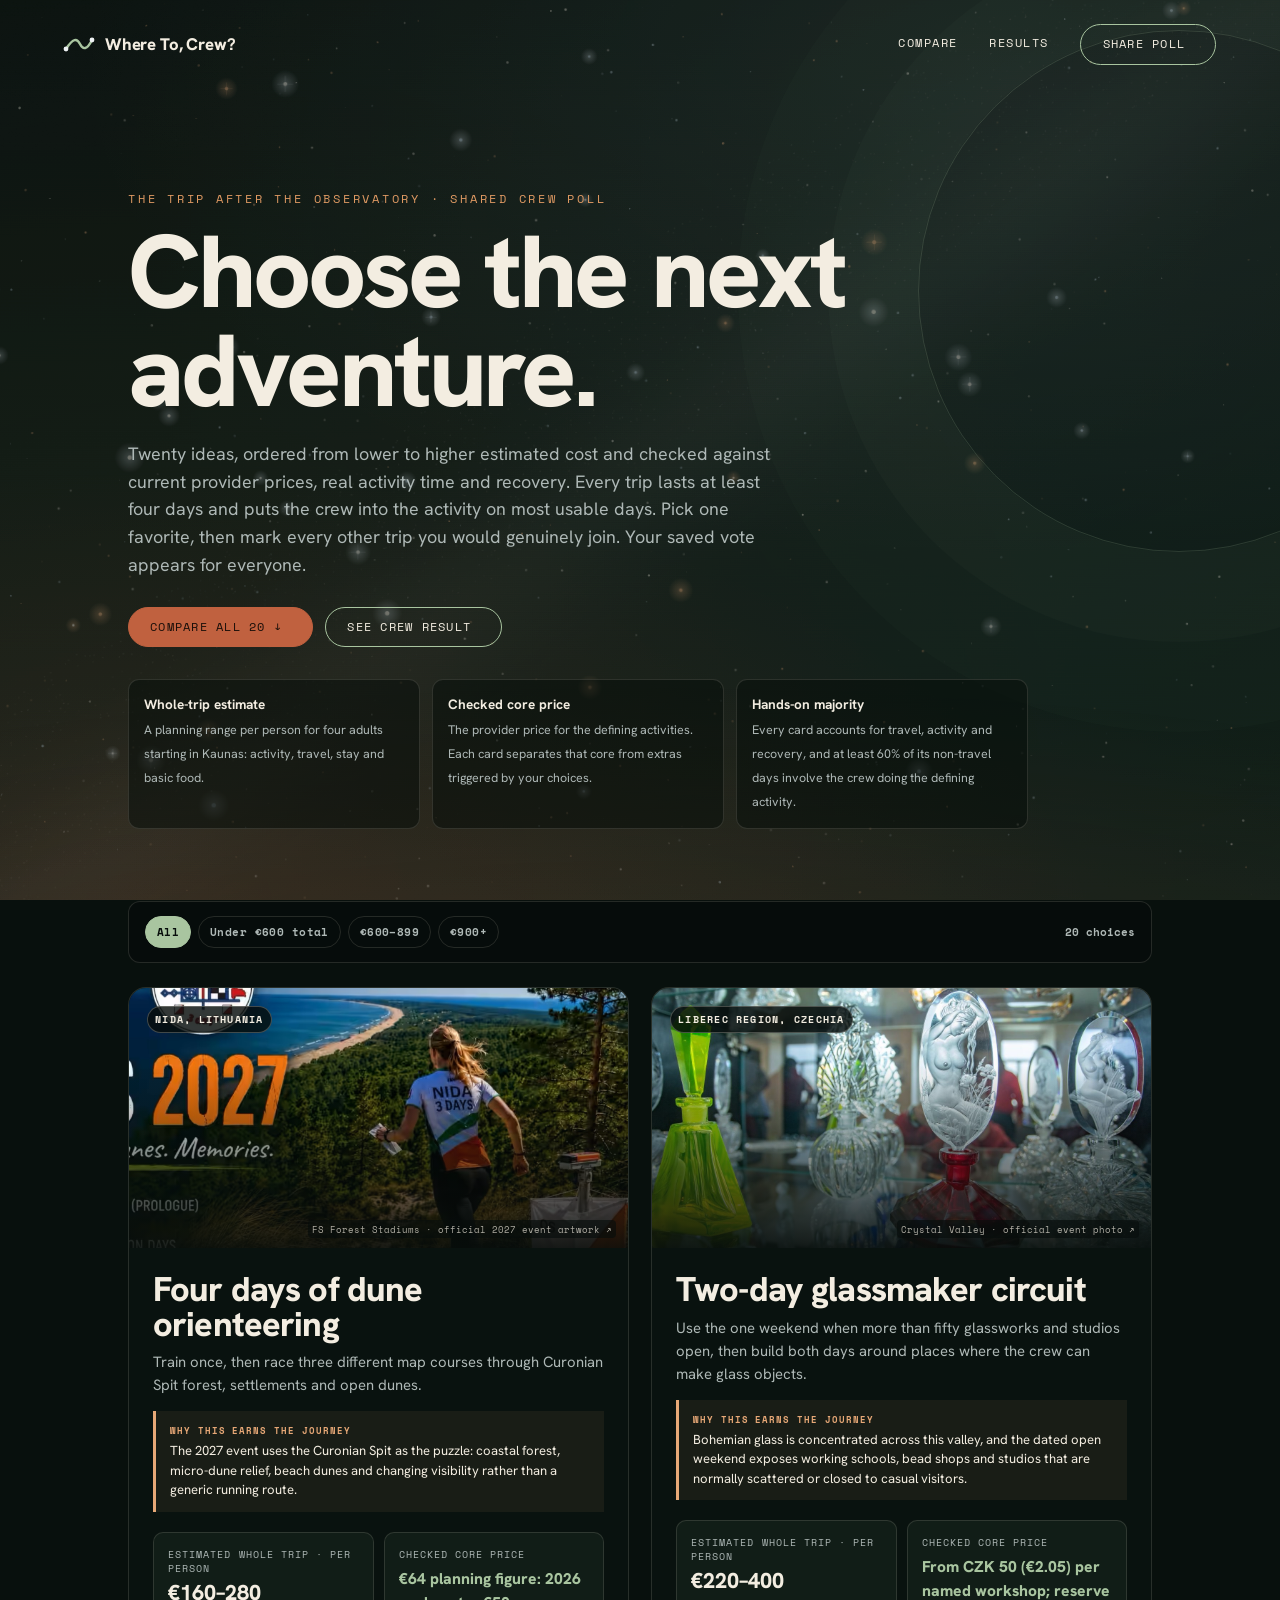
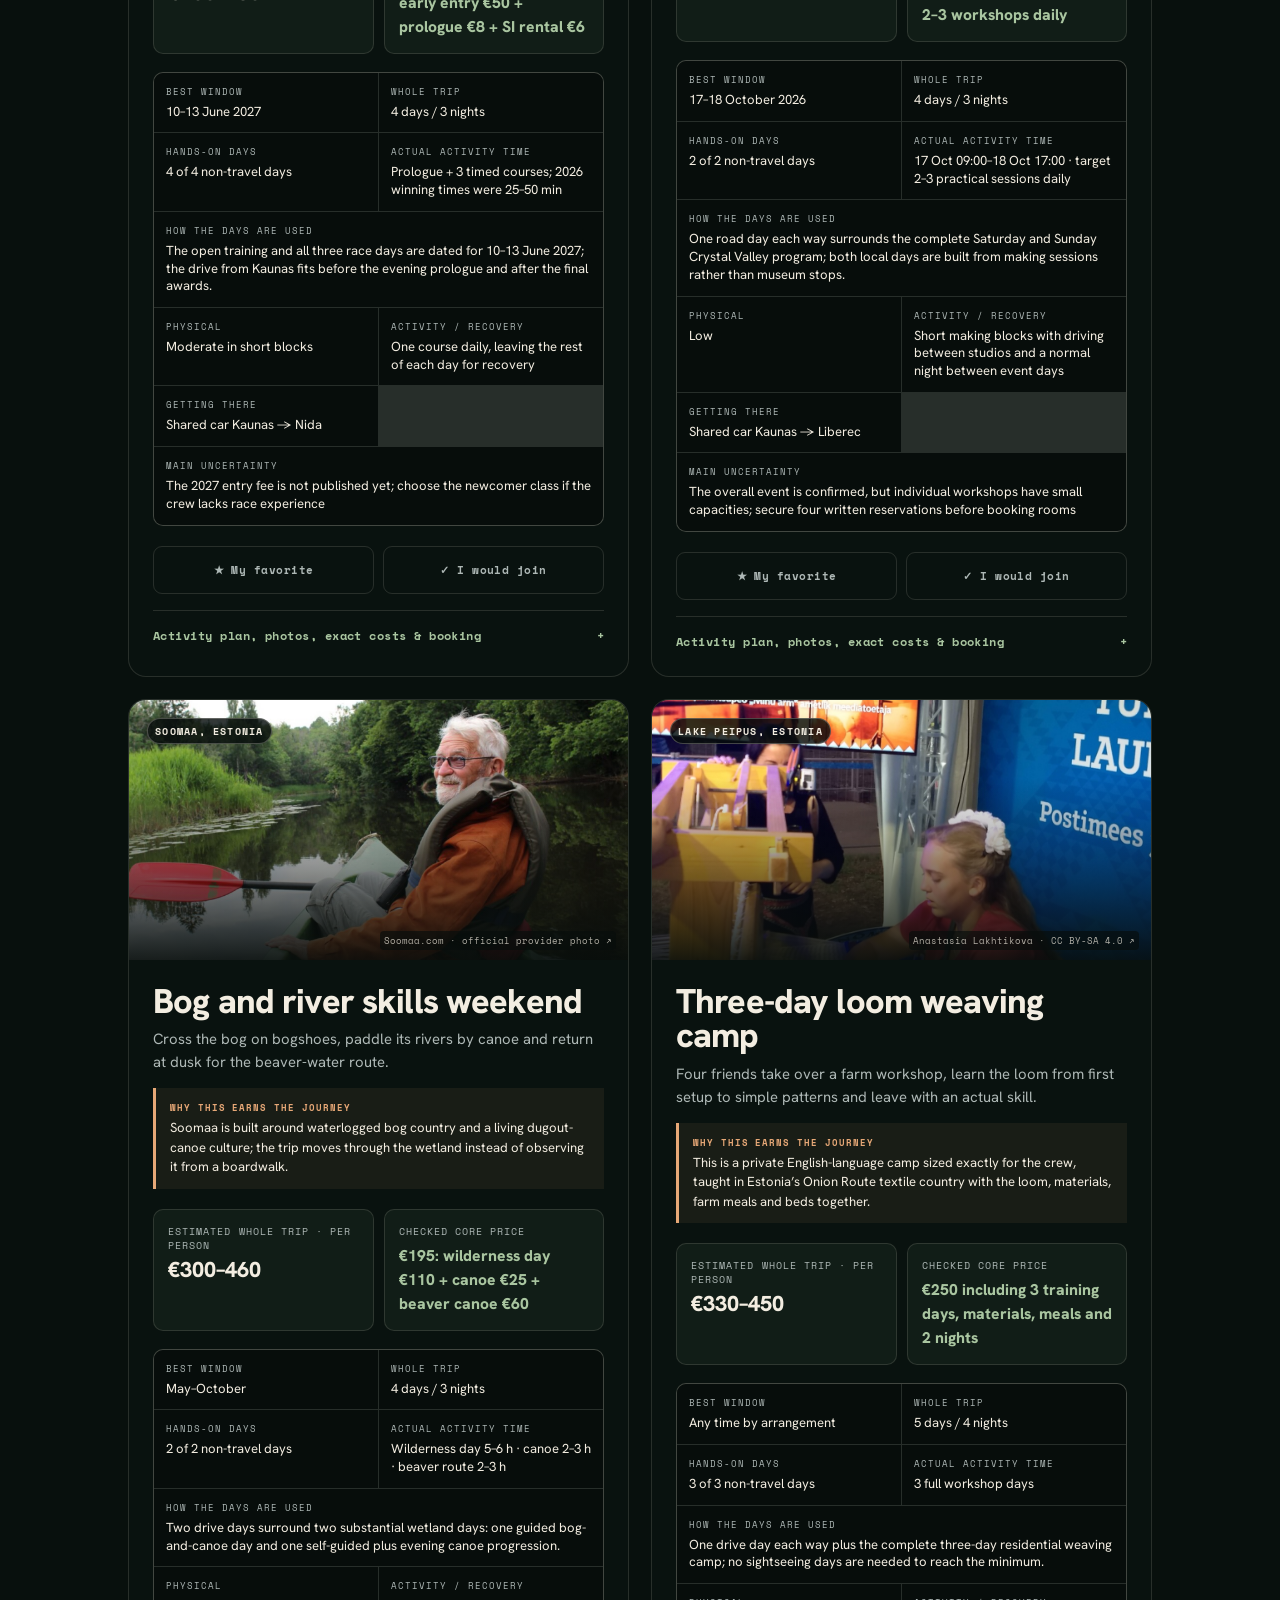
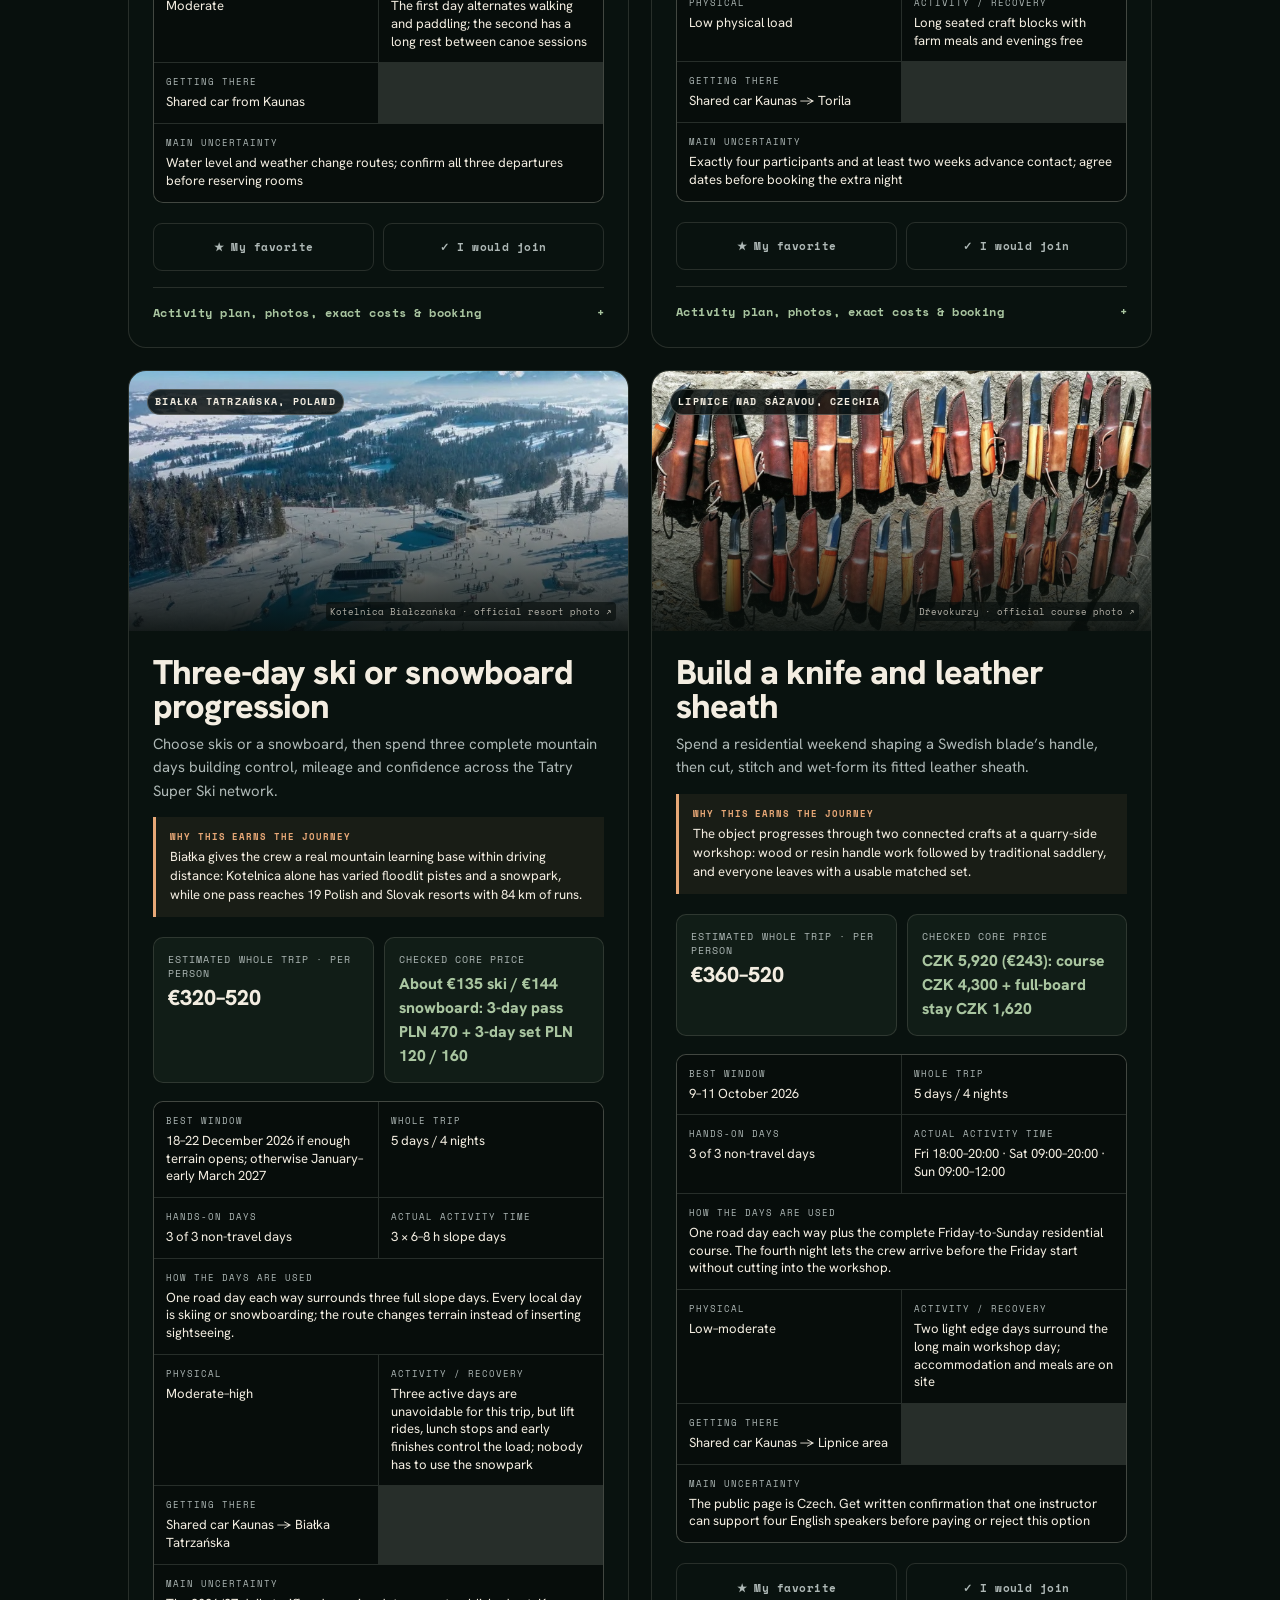
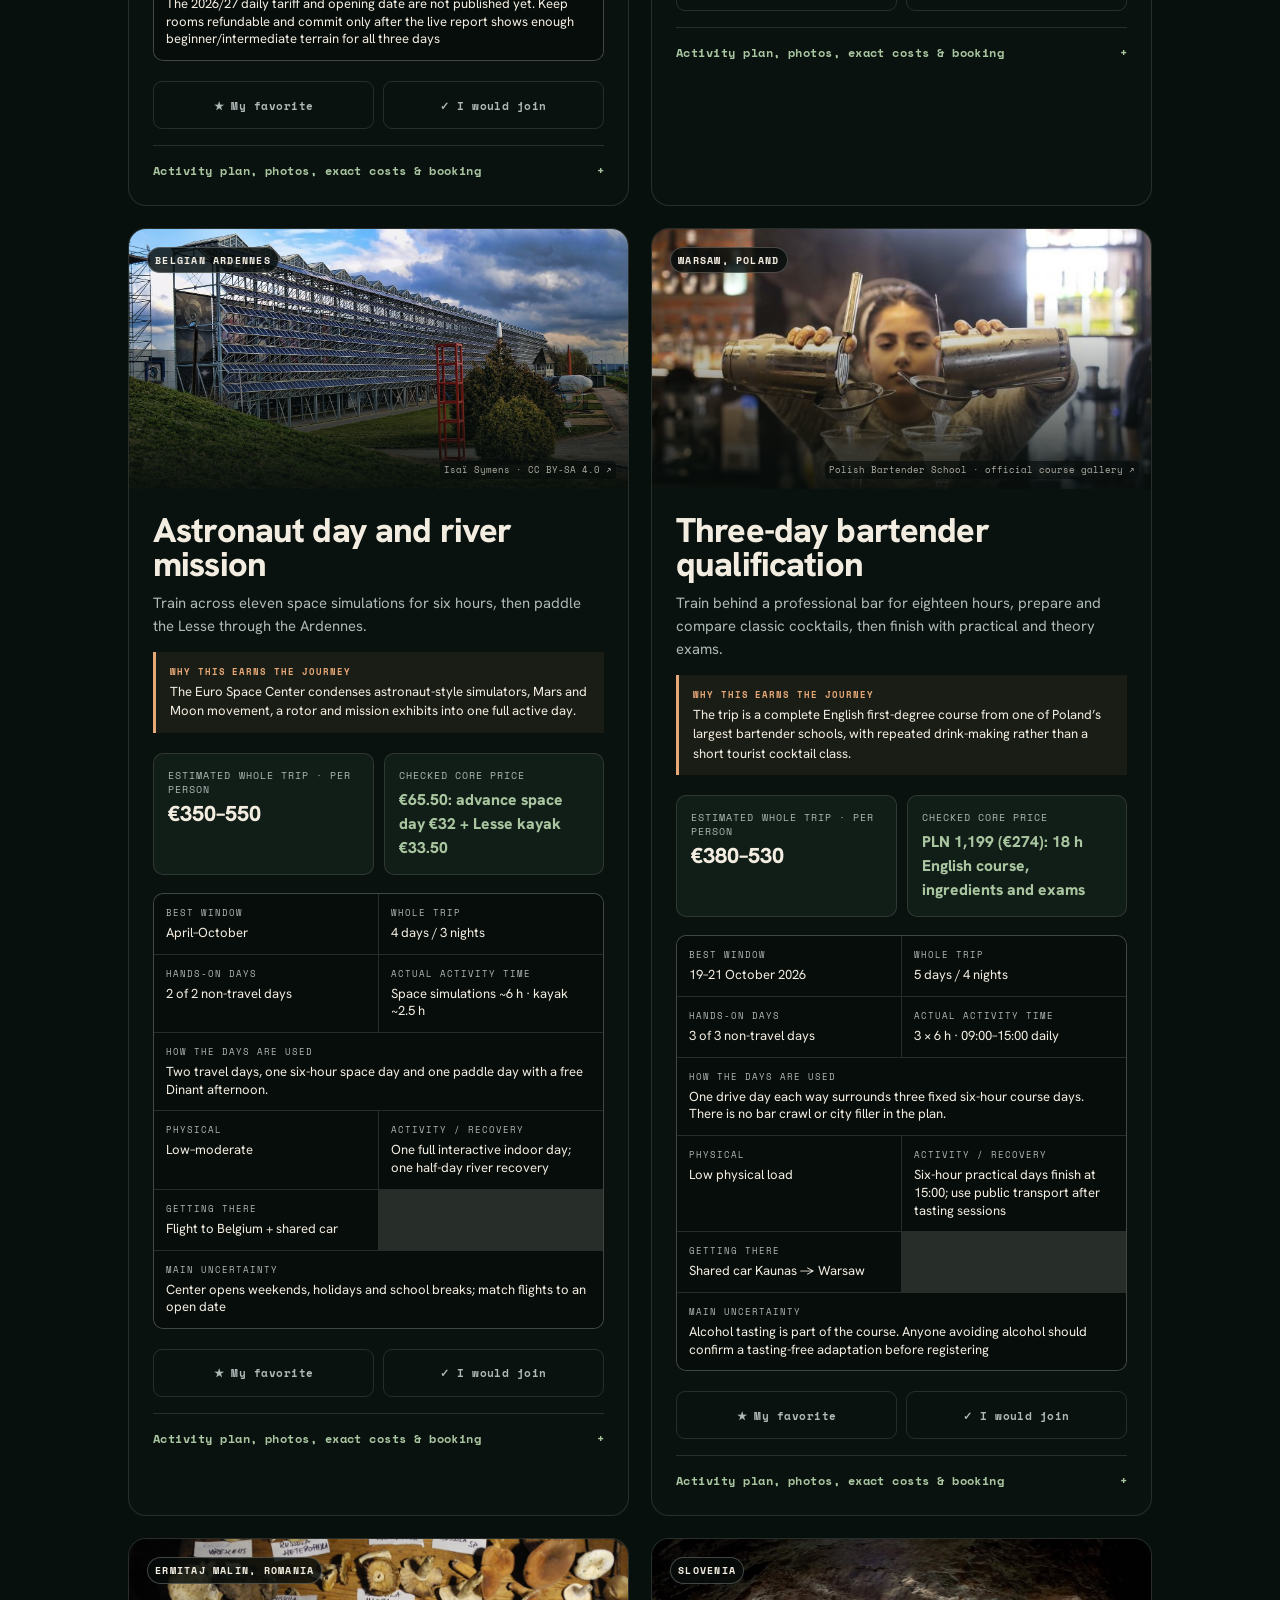
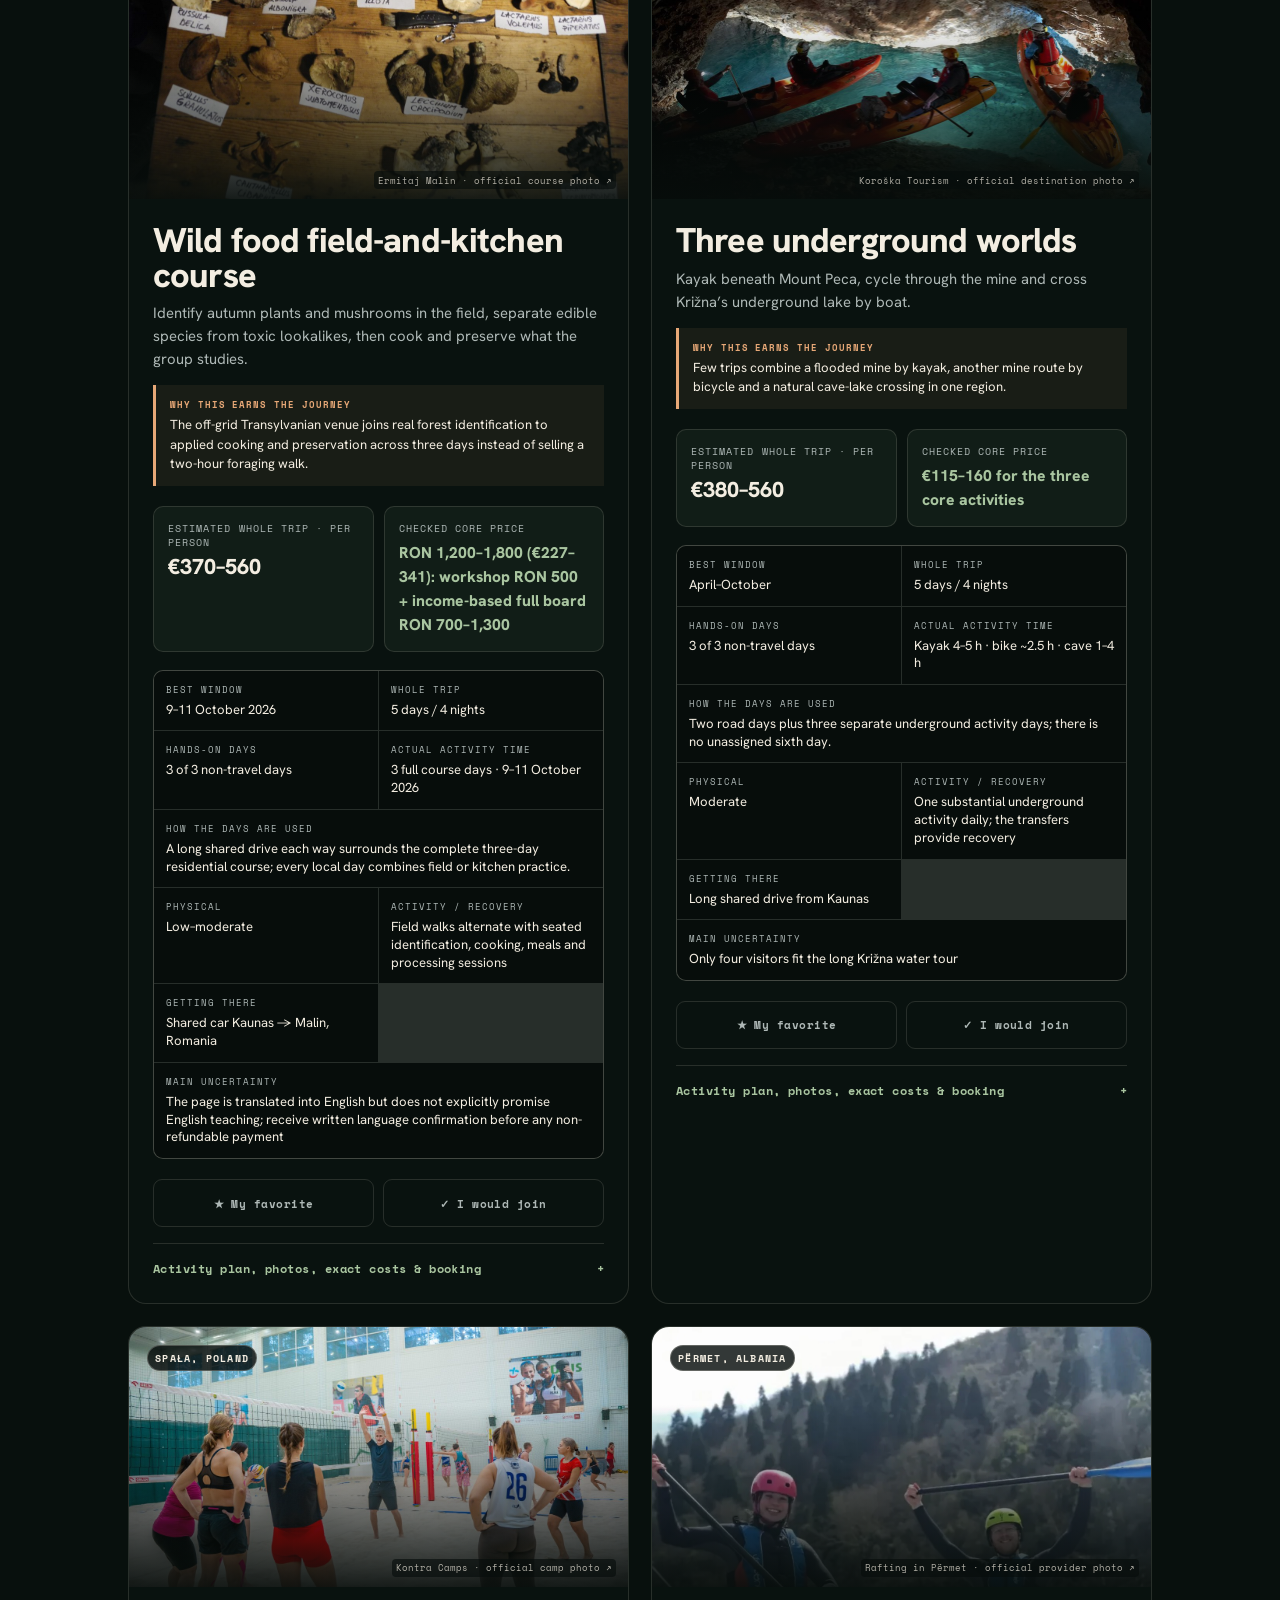
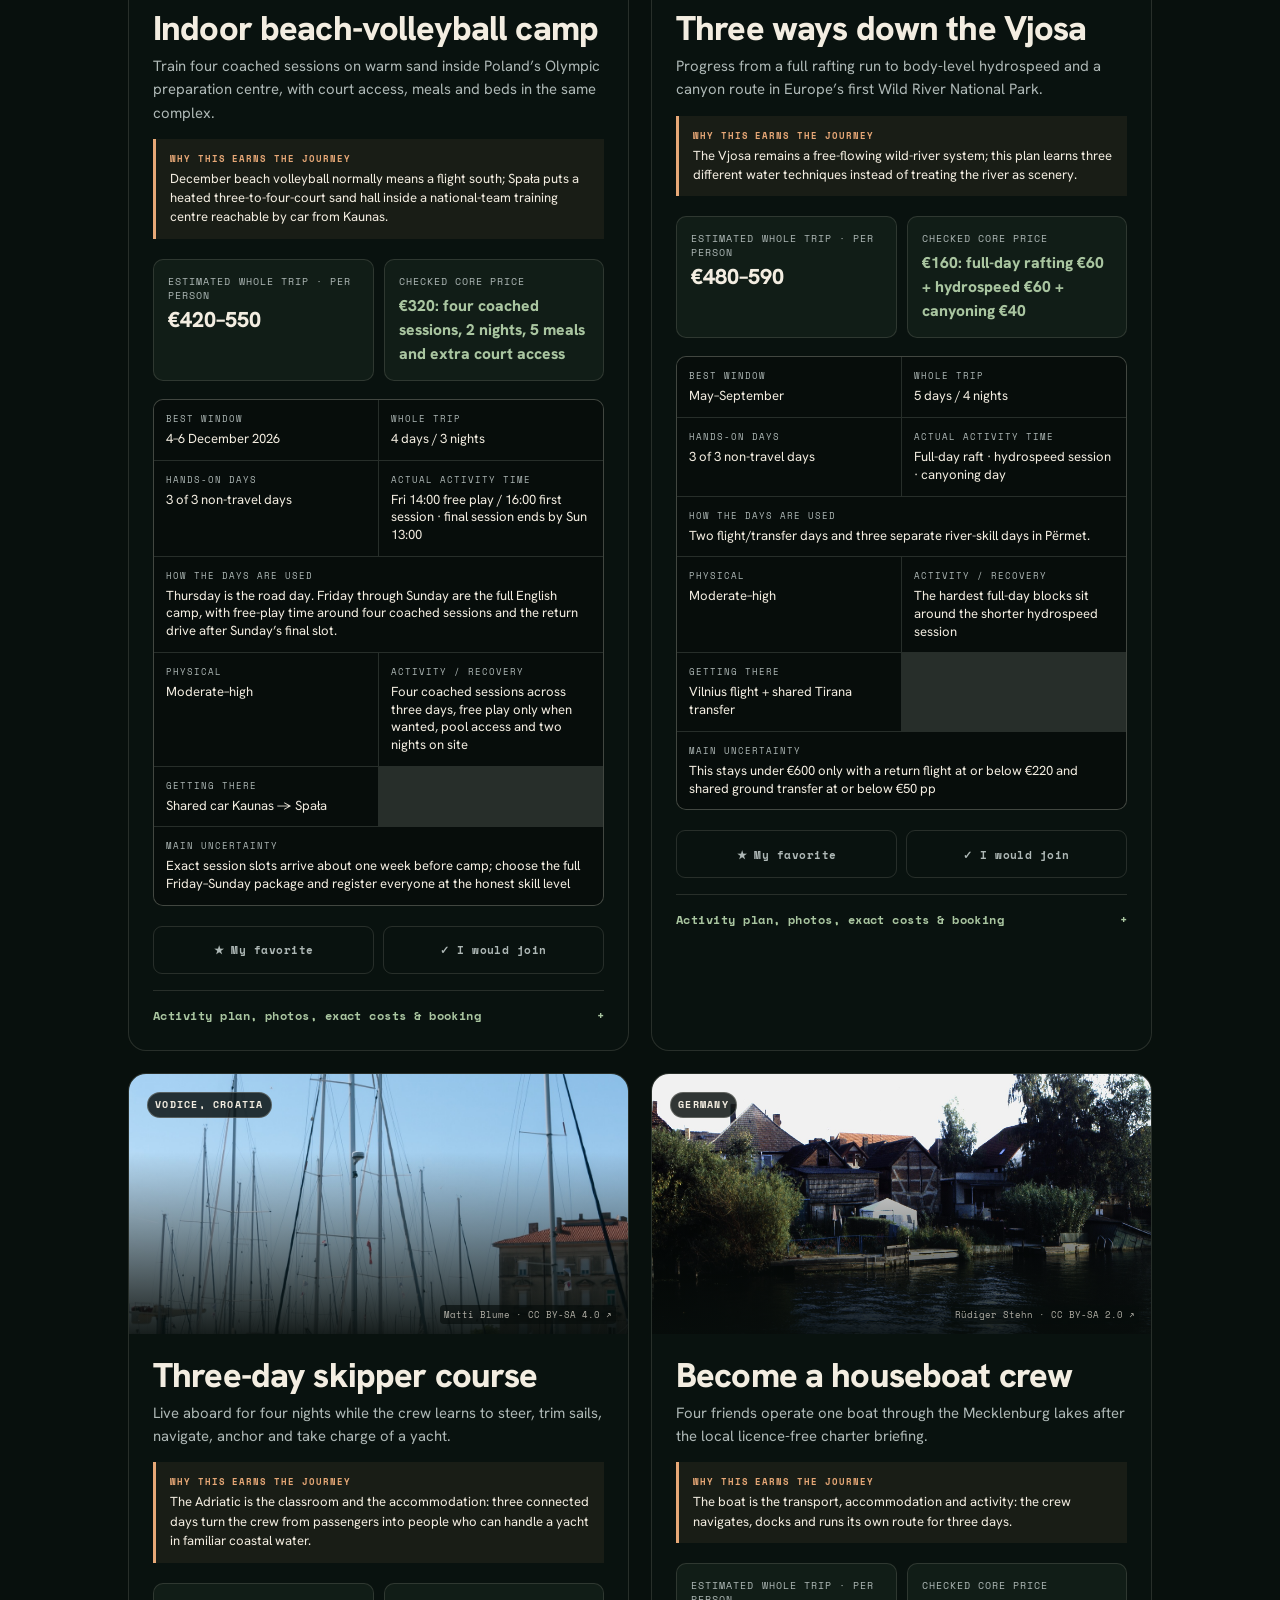
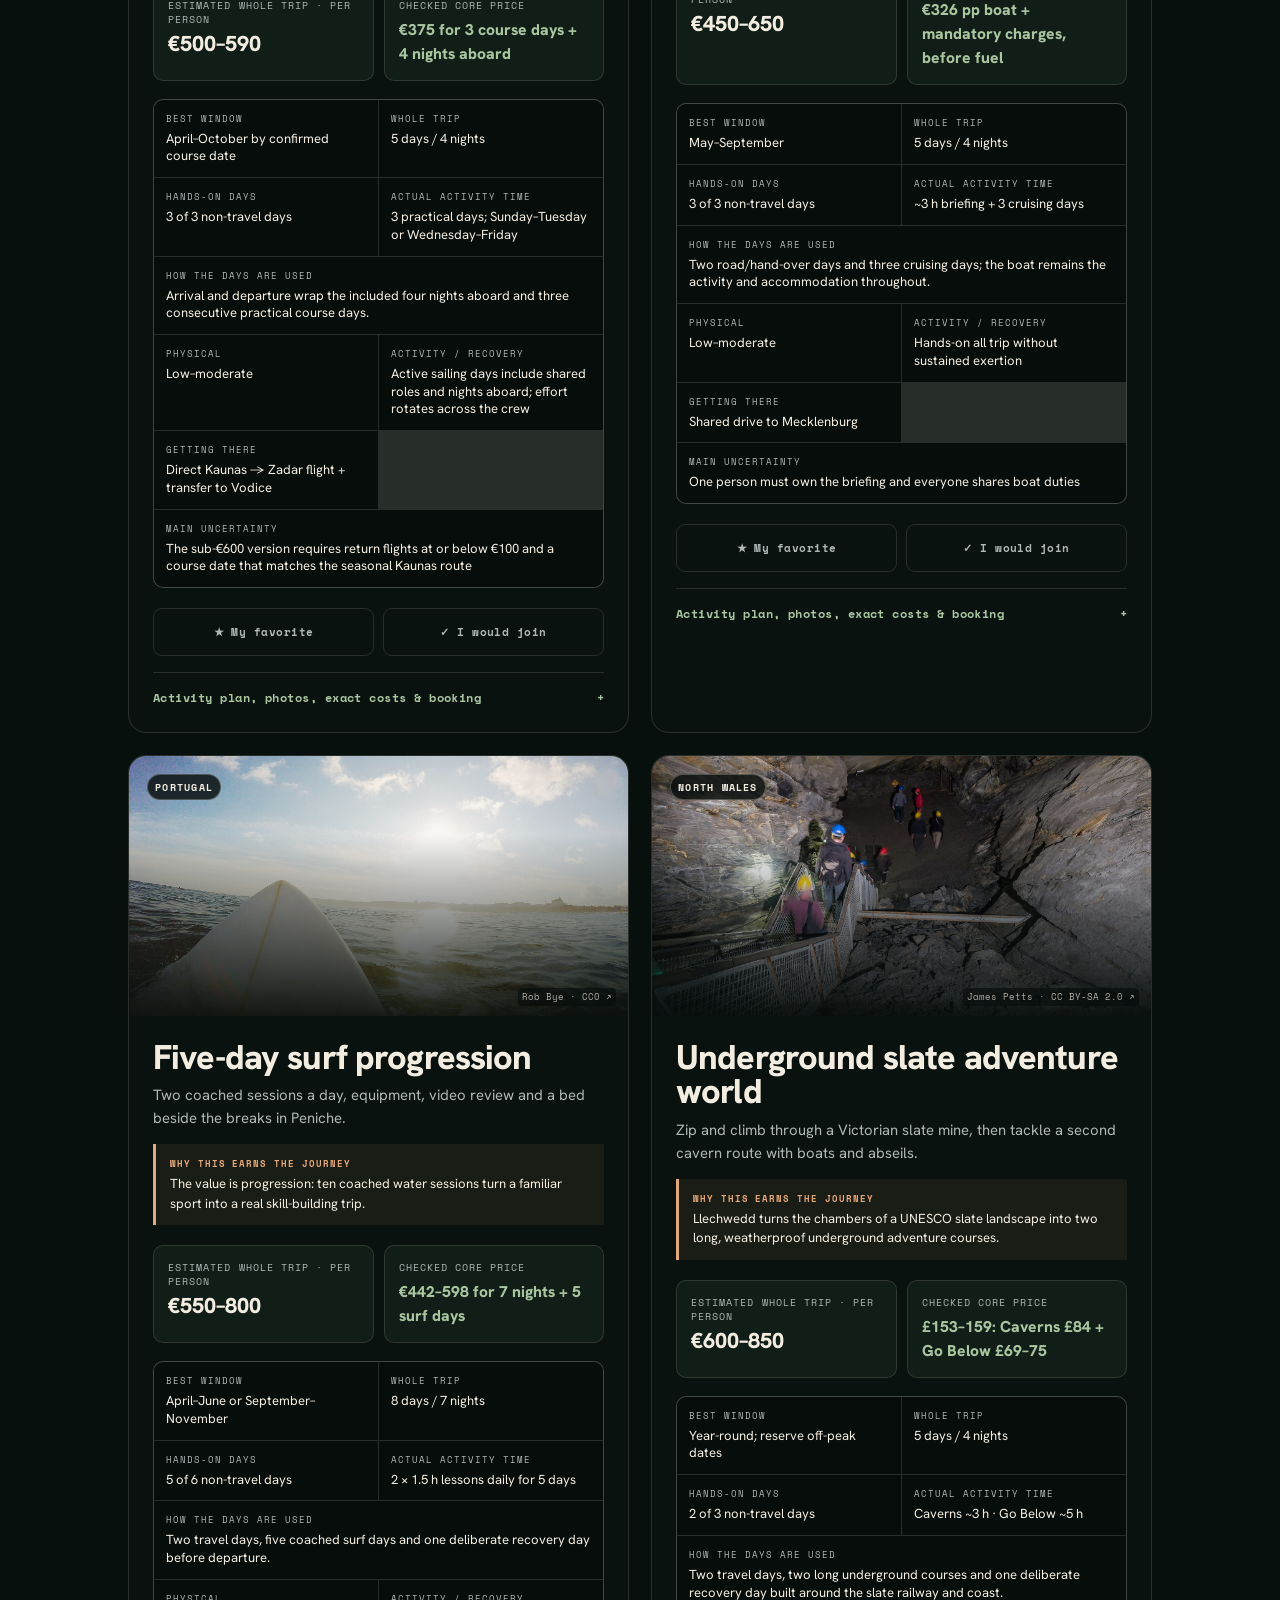
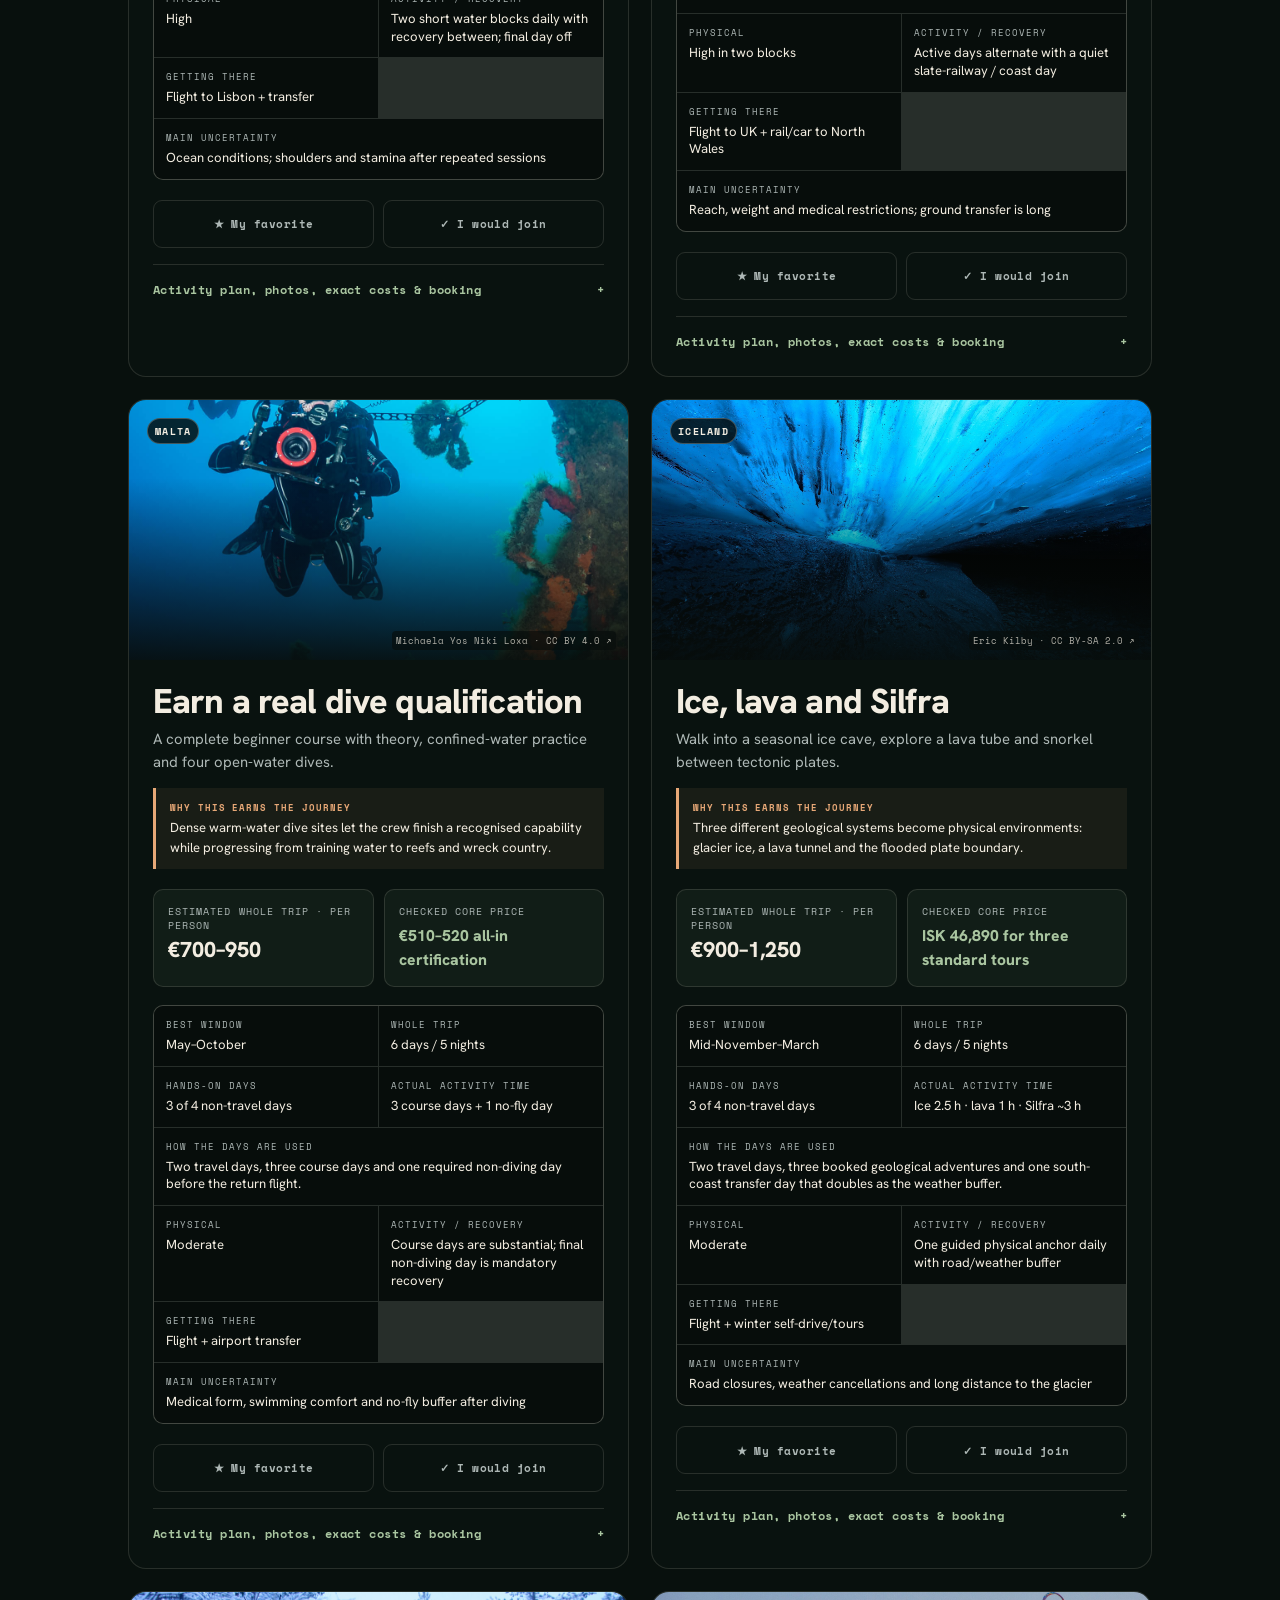
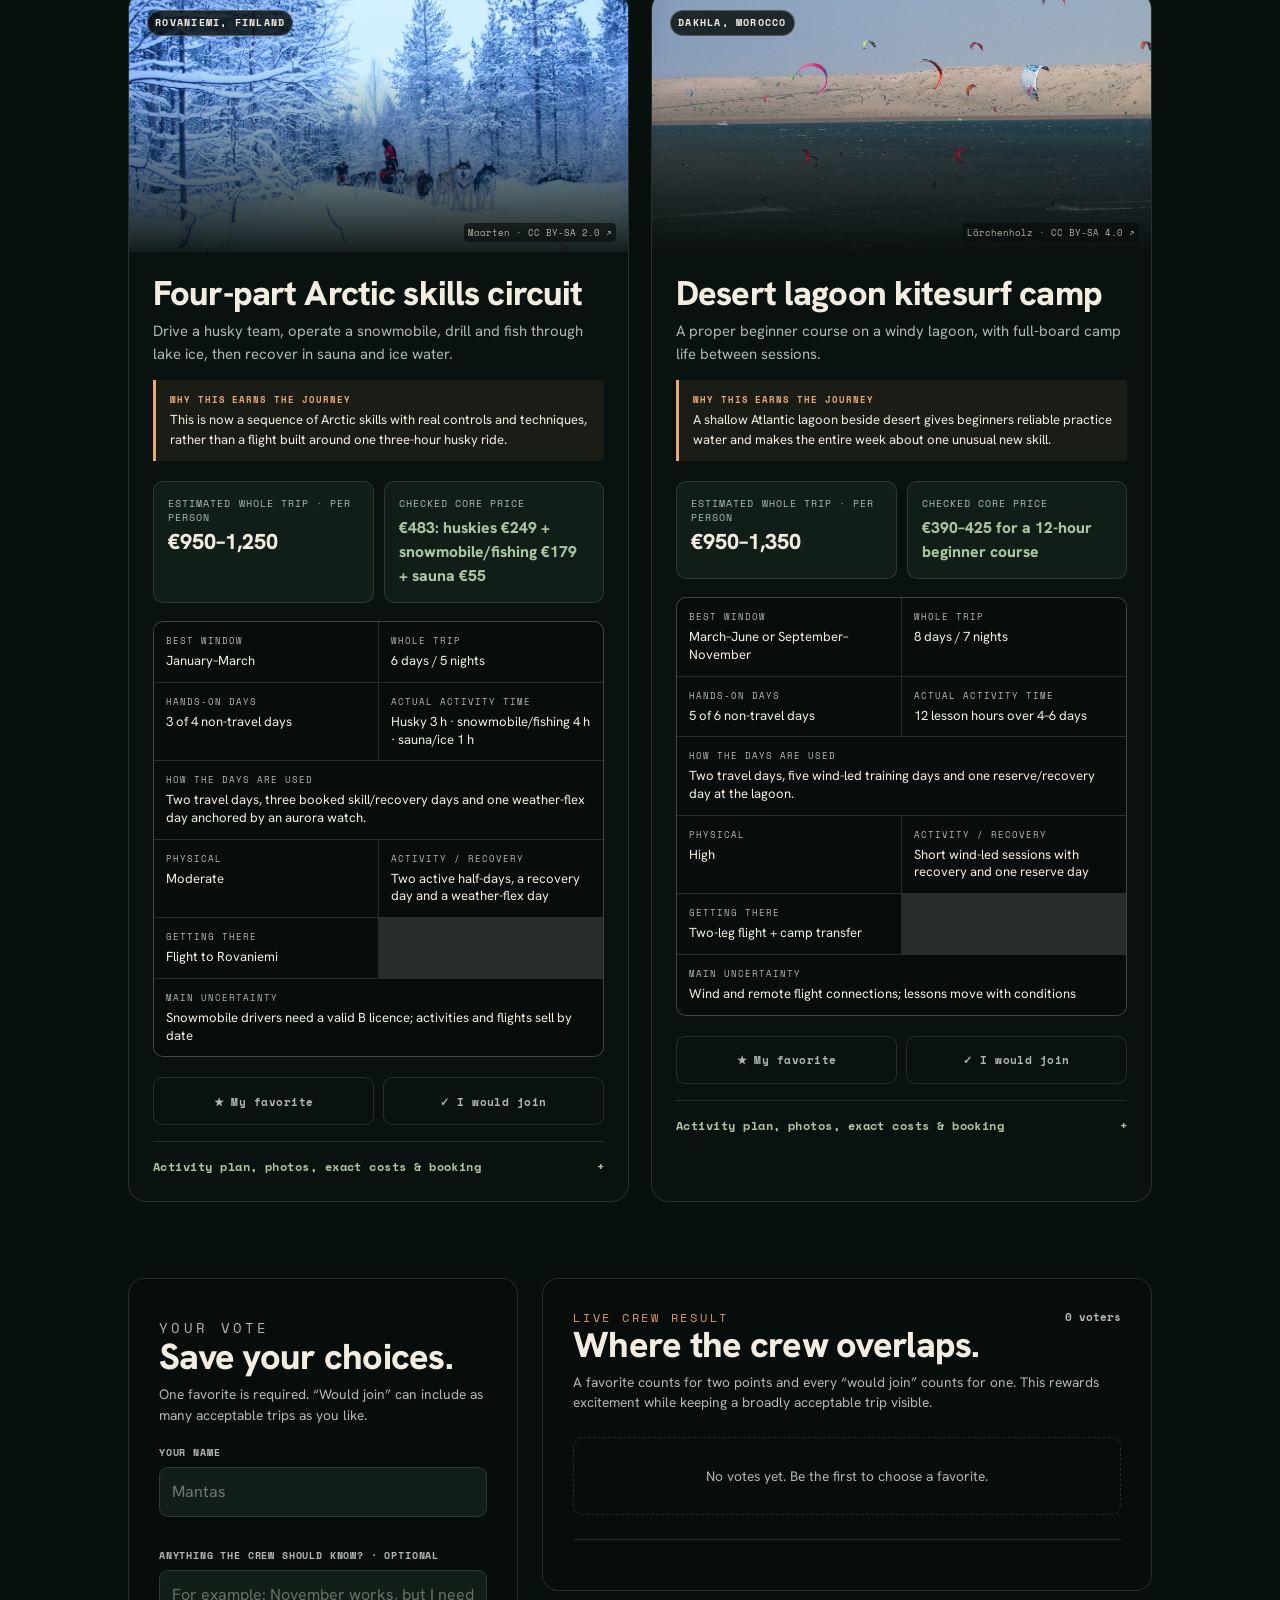
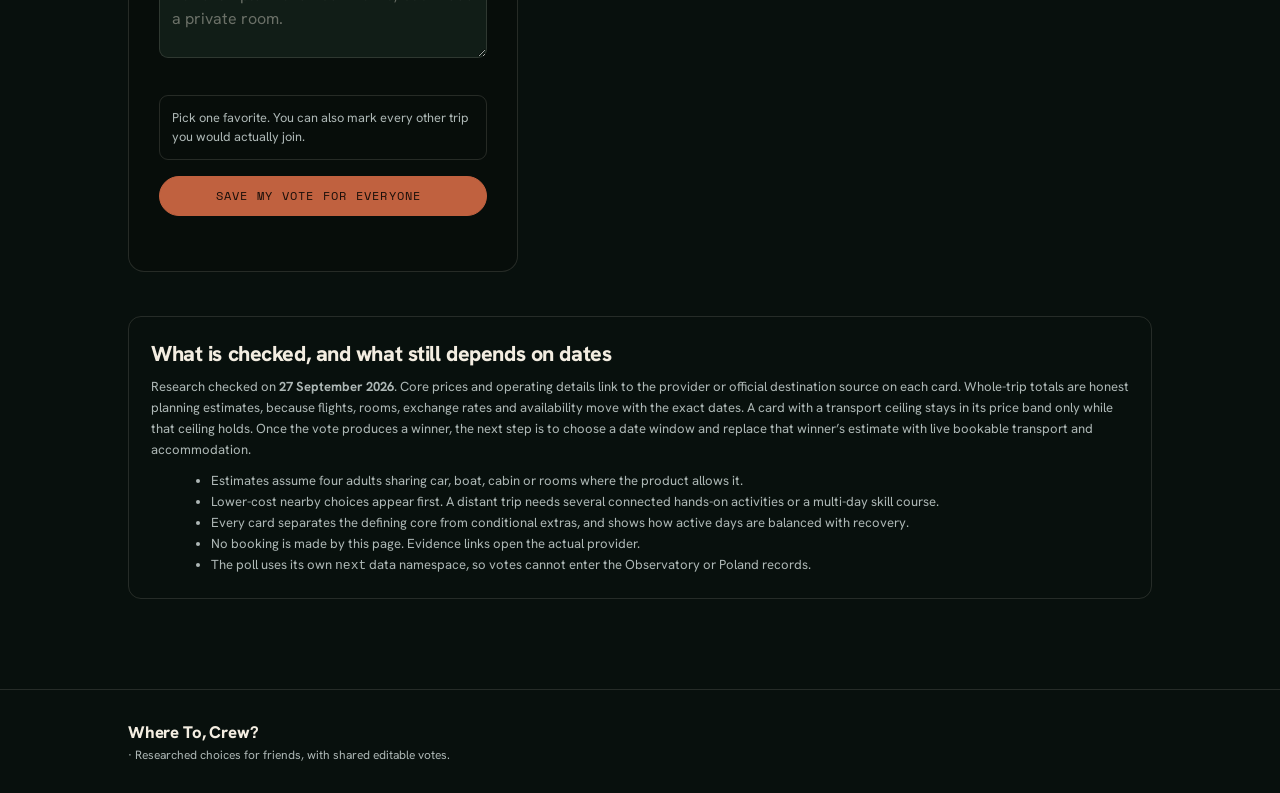
<file: next/index.html>
<!DOCTYPE html>
<html lang="en">
<head>
<meta charset="UTF-8">
<meta name="viewport" content="width=device-width, initial-scale=1.0">
<meta name="robots" content="noindex, nofollow">
<meta name="theme-color" content="#08100d">
<link rel="icon" href="data:image/svg+xml,%3Csvg xmlns=%27http://www.w3.org/2000/svg%27 viewBox=%270 0 16 16%27%3E%3Ctext y=%2713%27 font-size=%2713%27%3E%E2%9C%A6%3C/text%3E%3C/svg%3E">
<title>Choose Our Next Trip — Where To, Crew?</title>
<link rel="stylesheet" href="../assets/motion.css">
<link rel="stylesheet" href="../assets/observatory.css">
<link rel="stylesheet" href="../assets/next-trip.css?v=6">
</head>
<body class="theme-observatory next-page" data-screen-label="Next trip poll">
<div class="cosmos" aria-hidden="true"><div class="band"></div><div class="haze"></div></div>
<svg class="grain" aria-hidden="true"><filter id="grain"><feTurbulence type="fractalNoise" baseFrequency=".9" numOctaves="2" stitchTiles="stitch"/><feColorMatrix type="saturate" values="0"/></filter><rect width="100%" height="100%" filter="url(#grain)"/></svg>

<nav class="nav">
  <a class="brand" href="../index.html">
    <svg viewBox="0 0 30 18"><path class="bl" d="M2,14 C9,3 13,3 16,9 C19,15 23,15 28,5"/><circle class="bd" cx="2" cy="14" r="2.4"/><circle class="bd" cx="28" cy="5" r="2.4"/></svg>
    Where To, Crew?
  </a>
  <div class="nav-links">
    <a href="#choices" class="underline hide-sm">Compare</a>
    <a href="#results" class="underline hide-sm">Results</a>
    <button class="btn" type="button" id="sharePoll"><span class="fill"></span><span class="lbl">Share poll</span></button>
  </div>
</nav>

<header class="poll-hero">
  <div class="wrap">
    <p class="eyebrow">The trip after the Observatory · shared crew poll</p>
    <h1 class="display">Choose the next adventure.</h1>
    <p class="lede"><span id="heroCandidateCount">Twenty</span> ideas, ordered from lower to higher estimated cost and checked against current provider prices, real activity time and recovery. Every trip lasts at least four days and puts the crew into the activity on most usable days. Pick one favorite, then mark every other trip you would genuinely join. Your saved vote appears for everyone.</p>
    <div class="hero-actions">
      <a class="btn btn--solid" href="#choices"><span class="fill"></span><span class="lbl" id="compareCount">Compare all 20 ↓</span></a>
      <a class="btn" href="#results"><span class="fill"></span><span class="lbl">See crew result</span></a>
    </div>
    <div class="research-note" aria-label="How to use the comparison">
      <div><b>Whole-trip estimate</b><span>A planning range per person for four adults starting in Kaunas: activity, travel, stay and basic food.</span></div>
      <div><b>Checked core price</b><span>The provider price for the defining activities. Each card separates that core from extras triggered by your choices.</span></div>
      <div><b>Hands-on majority</b><span>Every card accounts for travel, activity and recovery, and at least 60% of its non-travel days involve the crew doing the defining activity.</span></div>
    </div>
  </div>
</header>

<main class="poll-main" id="choices">
  <div class="wrap">
    <div class="poll-toolbar" aria-label="Filter trip ideas">
      <div class="filters">
        <button class="filter on" type="button" data-filter="all">All</button>
        <button class="filter" type="button" data-filter="under600">Under €600 total</button>
        <button class="filter" type="button" data-filter="600to899">€600–899</button>
        <button class="filter" type="button" data-filter="900plus">€900+</button>
      </div>
      <span class="toolbar-count" id="candidateCount">20 choices</span>
    </div>

    <div class="trip-grid" id="tripGrid" aria-live="polite"></div>

    <section class="vote-panel" id="results">
      <form class="vote-form" id="voteForm">
        <p class="eyebrow">Your vote</p>
        <h2>Save your choices.</h2>
        <p>One favorite is required. “Would join” can include as many acceptable trips as you like.</p>
        <label class="field"><span>Your name</span><input id="voterName" name="name" required maxlength="80" autocomplete="name" placeholder="Mantas"></label>
        <label class="field"><span>Anything the crew should know? · optional</span><textarea id="voterNote" maxlength="500" placeholder="For example: November works, but I need a private room."></textarea></label>
        <div class="vote-summary" id="voteSummary">Pick one favorite. You can also mark every other trip you would actually join.</div>
        <button class="btn btn--solid save-vote" type="submit"><span class="fill"></span><span class="lbl">Save my vote for everyone</span></button>
        <div class="save-status" id="saveStatus" role="status"></div>
      </form>

      <div class="results-panel">
        <div class="results-head"><div><p class="eyebrow">Live crew result</p><h2>Where the crew overlaps.</h2></div><span class="toolbar-count" id="voterCount">0 voters</span></div>
        <p class="intro">A favorite counts for two points and every “would join” counts for one. This rewards excitement while keeping a broadly acceptable trip visible.</p>
        <div class="results-list" id="resultsList"><div class="empty-results">Loading shared votes…</div></div>
        <div class="crew-notes" id="crewNotes"></div>
      </div>
    </section>

    <section class="method">
      <h2>What is checked, and what still depends on dates</h2>
      <p>Research checked on <b>27 September 2026</b>. Core prices and operating details link to the provider or official destination source on each card. Whole-trip totals are honest planning estimates, because flights, rooms, exchange rates and availability move with the exact dates. A card with a transport ceiling stays in its price band only while that ceiling holds. Once the vote produces a winner, the next step is to choose a date window and replace that winner’s estimate with live bookable transport and accommodation.</p>
      <ul>
        <li>Estimates assume four adults sharing car, boat, cabin or rooms where the product allows it.</li>
        <li>Lower-cost nearby choices appear first. A distant trip needs several connected hands-on activities or a multi-day skill course.</li>
        <li>Every card separates the defining core from conditional extras, and shows how active days are balanced with recovery.</li>
        <li>No booking is made by this page. Evidence links open the actual provider.</li>
        <li>The poll uses its own <code>next</code> data namespace, so votes cannot enter the Observatory or Poland records.</li>
      </ul>
    </section>
  </div>
</main>

<footer class="poll-footer"><div class="wrap"><a class="brand" href="../index.html">Where To, Crew?</a> · Researched choices for friends, with shared editable votes.</div></footer>

<script src="../assets/next-trips.js?v=7"></script>
<script src="../assets/config.js"></script>
<script src="../assets/store.js"></script>
<script src="../assets/next-poll.js?v=6"></script>
</body>
</html>
</file>
<file: assets/motion.css>
/* ============================================================
   Where To, Crew? — motion build
   Concept: "The Drawn Route Line." ONE palette, ONE easing set,
   ONE timing scale, ONE reveal, ONE cursor, ONE transition.
   Palette: forest #16241c / terracotta #c0613f / paper #f3ede1
   ============================================================ */
@import url('https://fonts.googleapis.com/css2?family=Hanken+Grotesk:wght@400;500;600;700;800&family=Space+Mono:wght@400;700&display=swap');

:root{
  --forest:#16241c;
  --forest-2:#1f3328;
  --forest-3:#0f1813;
  --terra:#c0613f;
  --terra-2:#d98c5f;
  --paper:#f3ede1;
  --paper-soft:#cdbfa8;
  --line:#3a4d3f;

  --display:'Hanken Grotesk', system-ui, -apple-system, sans-serif;
  --sans:'Hanken Grotesk', system-ui, sans-serif;
  --mono:'Space Mono', ui-monospace, monospace;

  /* ONE easing set — never deviate */
  --ease:cubic-bezier(.785,.135,.15,.86);   /* expo.inOut-like, transitions/layout */
  --ease-out:cubic-bezier(.16,1,.3,1);      /* expo.out-like, reveals */

  --pad:clamp(22px,5vw,72px);
  --maxw:1240px;
}

*{ box-sizing:border-box; margin:0; }
html{ -webkit-text-size-adjust:100%; }
html.lenis, html.lenis body{ height:auto; }
.lenis.lenis-smooth{ scroll-behavior:auto !important; }
.lenis.lenis-stopped{ overflow:hidden; }

body{
  background:var(--forest); color:var(--paper);
  font-family:var(--sans); font-size:16px; line-height:1.5;
  -webkit-font-smoothing:antialiased; text-rendering:optimizeLegibility;
  overflow-x:hidden;
}
@media(hover:hover) and (pointer:fine){ body.cursor-on *{ cursor:none; } }
img{ max-width:100%; display:block; }
a{ color:inherit; }
::selection{ background:var(--terra); color:var(--forest); }

/* ---------- type ---------- */
h1,h2,h3,h4{ font-family:var(--display); font-weight:700; line-height:1.0; letter-spacing:-0.02em; }
.eyebrow{ font-family:var(--mono); font-weight:400; font-size:.72rem; letter-spacing:.24em; text-transform:uppercase; color:var(--terra-2); }
.display{ font-weight:800; font-size:clamp(2.8rem,8vw,7rem); line-height:.96; letter-spacing:-.03em; }
.h2{ font-weight:700; font-size:clamp(2rem,4.6vw,3.8rem); letter-spacing:-.025em; line-height:1.0; }
.lede{ font-size:clamp(1.05rem,1.4vw,1.3rem); color:var(--paper-soft); line-height:1.55; }
.muted{ color:var(--paper-soft); }
.tnum{ font-variant-numeric:tabular-nums; }

/* split-text line mask */
.ln{ overflow:hidden; display:block; }

/* ---------- layout ---------- */
.wrap{ max-width:var(--maxw); margin:0 auto; padding-inline:var(--pad); }
.wrap-narrow{ max-width:900px; margin:0 auto; padding-inline:var(--pad); }
.section{ position:relative; }
.section-pad{ padding-block:clamp(80px,12vw,180px); }

/* ---------- route-line progress (the motif, persistent at top) ---------- */
.routebar{ position:fixed; top:0; left:0; right:0; height:3px; z-index:70; pointer-events:none; }
.routebar .track{ position:absolute; inset:0; background:rgba(243,237,225,.1); }
.routebar .fill{ position:absolute; left:0; top:0; bottom:0; width:0%; background:var(--terra); box-shadow:0 0 12px rgba(192,97,63,.6); }
.routebar .dot{ position:absolute; top:50%; width:9px; height:9px; border-radius:50%; background:var(--paper); border:2px solid var(--terra); transform:translate(-50%,-50%); left:0%; }

/* ---------- nav ---------- */
.nav{ position:fixed; inset:0 0 auto 0; z-index:60; display:flex; align-items:center; justify-content:space-between; padding:24px var(--pad); transition:transform .5s var(--ease), background .5s var(--ease), padding .5s var(--ease); }
.nav.hidden{ transform:translateY(-130%); }
.nav.solid{ background:rgba(22,36,28,.82); backdrop-filter:blur(12px); padding-block:14px; }
.brand{ display:flex; align-items:center; gap:11px; text-decoration:none; font-family:var(--display); font-weight:800; font-size:1.05rem; letter-spacing:-.01em; color:var(--paper); }
.brand svg{ width:30px; height:18px; overflow:visible; flex:none; }
.brand .bl{ fill:none; stroke:var(--terra); stroke-width:2.4; stroke-linecap:round; }
.brand .bd{ fill:var(--paper); }
.nav-links{ display:flex; align-items:center; gap:clamp(18px,2.5vw,36px); }
.nav-links a{ font-family:var(--mono); font-size:.74rem; letter-spacing:.12em; text-transform:uppercase; text-decoration:none; position:relative; padding-bottom:3px; }
.nav-links a.underline::after{ content:''; position:absolute; left:0; right:100%; bottom:0; height:2px; background:repeating-linear-gradient(90deg, currentColor 0 5px, transparent 5px 9px); transition:right .45s var(--ease); }
.nav-links a.underline:hover::after{ right:0; }
@media(max-width:720px){ .nav-links .hide-sm{ display:none; } }

/* ---------- buttons ---------- */
.btn{ position:relative; overflow:hidden; isolation:isolate; display:inline-flex; align-items:center; gap:.7em;
  border:1px solid var(--terra); color:var(--paper); background:transparent; border-radius:100px;
  padding:1.05em 1.7em; font-family:var(--mono); font-weight:400; font-size:.78rem; letter-spacing:.1em; text-transform:uppercase; text-decoration:none; line-height:1; }
.btn .fill{ position:absolute; inset:0; background:var(--terra); transform:scaleY(0); transform-origin:bottom; transition:transform .7s var(--ease); z-index:-1; }
.btn:hover .fill{ transform:scaleY(1); }
.btn:hover{ color:var(--forest); }
.btn .lbl{ display:inline-flex; align-items:center; gap:.6em; transition:transform .45s var(--ease); }
.btn:hover .lbl{ transform:translateX(3px); }
.btn--solid{ background:var(--terra); color:var(--forest); }
.btn--solid .fill{ background:var(--forest); }
.btn--solid:hover{ color:var(--paper); }

/* ---------- custom cursor ---------- */
.cur,.cur-ring{ position:fixed; top:0; left:0; pointer-events:none; z-index:9998; border-radius:50%; transform:translate(-50%,-50%); }
.cur{ font-size:21px; line-height:1; margin:-12px 0 0 -10px; transform-origin:center; filter:drop-shadow(0 2px 3px rgba(0,0,0,.45)); }
.cur-tag{ position:fixed; top:0; left:0; pointer-events:none; z-index:9998; font-family:var(--mono); font-size:.6rem; letter-spacing:.1em; text-transform:uppercase; background:var(--terra); color:var(--forest); padding:.4em .65em; border-radius:100px; white-space:nowrap; opacity:0; transform:scale(.7); transform-origin:left center; transition:opacity .25s var(--ease), transform .25s var(--ease); }
.cur-tag.show{ opacity:1; transform:scale(1); }
.cur-ring{ width:42px; height:42px; border:1.5px solid var(--terra-2); opacity:0; transition:width .35s var(--ease), height .35s var(--ease), background .35s, opacity .35s; }
.cur-ring.is-view{ width:84px; height:84px; opacity:1; background:rgba(192,97,63,.16); border-color:transparent; }
.cur-ring.is-link{ width:60px; height:60px; opacity:1; background:rgba(243,237,225,.08); }
.cur-ring .ring-lbl{ position:absolute; inset:0; display:flex; align-items:center; justify-content:center; font-family:var(--mono); font-size:.6rem; letter-spacing:.08em; text-transform:uppercase; color:var(--paper); opacity:0; transition:opacity .25s; }
.cur-ring.is-view .ring-lbl, .cur-ring.is-link .ring-lbl{ opacity:1; }
.cur-ring.is-view .ring-lbl, .cur-ring.is-link .ring-lbl{ opacity:1; }
.step{ position:fixed; font-size:15px; line-height:1; margin:-8px 0 0 -8px; pointer-events:none; z-index:9997; opacity:.9; filter:drop-shadow(0 1px 1px rgba(0,0,0,.3)); animation:stepfade 1.3s ease-out forwards; }
@keyframes stepfade{ 0%{ opacity:.9; } 60%{ opacity:.55; } 100%{ opacity:0; } }
@media(hover:none),(pointer:coarse){ .cur,.cur-ring{ display:none; } }

/* ---------- page transition primitive ---------- */
.transition{ position:fixed; inset:0; background:var(--terra); z-index:9999; visibility:hidden; display:flex; align-items:center; justify-content:center; }
.transition .mark{ font-family:var(--mono); font-weight:700; font-size:1rem; letter-spacing:.2em; color:var(--forest); text-transform:uppercase; }

/* ---------- preloader ---------- */
.preload{ position:fixed; inset:0; z-index:10000; background:var(--forest); display:flex; align-items:center; justify-content:center; }
.preload svg{ width:min(320px,60vw); overflow:visible; }
.preload .pl-line{ fill:none; stroke:var(--terra); stroke-width:2.5; stroke-linecap:round; }
.preload .pl-dot{ fill:var(--paper); stroke:var(--terra); stroke-width:2.5; }
.preload .pl-word{ font-family:var(--display); font-weight:800; font-size:30px; fill:var(--paper); letter-spacing:-.01em; }

/* ---------- ambient ---------- */
.bg-amb{ position:absolute; inset:0; z-index:0; overflow:hidden; pointer-events:none; }
.bg-amb--page{ position:fixed; opacity:.7; }
.blob{ position:absolute; border-radius:50%; filter:blur(90px); }
.b1{ width:60vw; height:60vw; background:radial-gradient(circle,#3a5d3f,transparent 70%); opacity:.5; top:-12vw; left:-10vw; }
.b2{ width:52vw; height:52vw; background:radial-gradient(circle,var(--terra),transparent 70%); opacity:.26; bottom:-14vw; right:-8vw; }
.b3{ width:40vw; height:40vw; background:radial-gradient(circle,#244a33,transparent 70%); opacity:.4; top:42%; left:48%; }
.grain{ position:fixed; inset:0; z-index:5; pointer-events:none; opacity:.05; mix-blend-mode:overlay; }

/* ---------- journey spine: the route line threading the whole page ---------- */
.journey{ position:fixed; left:clamp(20px,3vw,42px); top:16vh; bottom:16vh; width:2px; z-index:55; display:none; }
@media(min-width:980px) and (hover:hover){ .journey{ display:block; } .routebar{ display:none; } }
.journey .j-track{ position:absolute; inset:0; background:rgba(243,237,225,.13); border-radius:2px; }
.journey .j-fill{ position:absolute; top:0; left:0; width:100%; height:0; background:var(--terra); box-shadow:0 0 10px rgba(192,97,63,.55); border-radius:2px; }
.journey .j-marker{ position:absolute; left:50%; top:0; width:11px; height:11px; transform:translate(-50%,-50%); }
.journey .j-marker::before{ content:''; position:absolute; inset:0; border-radius:50%; background:var(--terra); }
.journey .j-marker::after{ content:''; position:absolute; inset:0; border-radius:50%; border:1.5px solid var(--terra-2); animation:jpulse 1.9s ease-out infinite; }
.journey .j-node{ position:absolute; left:50%; width:9px; height:9px; border-radius:50%; background:var(--forest); border:1.5px solid var(--paper-soft); transform:translate(-50%,-50%); transition:transform .45s var(--ease), background .45s var(--ease), border-color .45s var(--ease); }
.journey .j-node.on{ background:var(--terra); border-color:var(--terra); transform:translate(-50%,-50%) scale(1.4); }
.journey .j-lbl{ position:absolute; left:18px; top:50%; transform:translateY(-50%) translateX(-5px); white-space:nowrap; font-family:var(--mono); font-size:.6rem; letter-spacing:.14em; text-transform:uppercase; color:var(--paper-soft); opacity:0; transition:opacity .45s var(--ease), transform .45s var(--ease); }
.journey .j-node.on .j-lbl{ opacity:.85; transform:translateY(-50%) translateX(0); }
@media(max-width:1279px){ .journey .j-lbl{ display:none; } }
@keyframes jpulse{ 0%{ transform:scale(.55); opacity:.9; } 70%{ transform:scale(2.4); opacity:0; } 100%{ opacity:0; } }

/* ---------- marquee ---------- */
.marquee{ position:relative; z-index:2; overflow:hidden; border-block:1px solid var(--line); padding:22px 0; white-space:nowrap; background:var(--forest); }
.mq-track{ display:inline-flex; align-items:baseline; gap:0; will-change:transform; }
.mq-track span{ font-family:var(--display); font-weight:800; font-size:clamp(1.8rem,4.6vw,3.2rem); letter-spacing:-.01em; margin:0 .34em; padding:0; color:var(--paper); white-space:nowrap; line-height:1; }
.mq-track .dot{ color:var(--terra); margin:0 .2em; padding:0; font-weight:700; display:inline-flex; align-items:center; justify-content:center; min-width:1em; }
.marquee.alt .mq-track span{ color:transparent; -webkit-text-stroke:1px var(--paper-soft); }

/* ---------- footer ---------- */
.footer{ position:relative; z-index:2; background:var(--forest-3); color:var(--paper-soft); padding:clamp(56px,8vw,96px) 0 40px; }
.footer .brand{ color:var(--paper); }
.footer a{ color:inherit; text-decoration:none; }
.footer-grid{ display:flex; flex-wrap:wrap; gap:36px; justify-content:space-between; align-items:flex-start; }
.footer small{ font-family:var(--mono); font-size:.72rem; letter-spacing:.04em; }

/* ---------- Poland page components (shared, forest-toned) ---------- */
.chips{ display:flex; flex-wrap:wrap; gap:10px; }
.chip{ font-family:var(--sans); font-weight:500; font-size:.95rem; padding:.6em 1.05em; border-radius:8px; border:1px solid var(--line); background:var(--forest-2); color:var(--paper); cursor:pointer; user-select:none; transition:all .3s var(--ease); line-height:1; }
.chip:hover{ border-color:var(--terra-2); }
.chip[aria-pressed="true"]{ background:var(--terra); color:var(--forest); border-color:var(--terra); }
.chip[aria-pressed="true"]::before{ content:'\1F4CD'; font-size:.85em; margin-right:.45em; filter:grayscale(1) brightness(.4); }
.stepper{ display:flex; align-items:center; gap:10px; flex-wrap:wrap; font-family:var(--mono); font-size:.72rem; letter-spacing:.08em; text-transform:uppercase; }
.stepper a, .stepper span{ text-decoration:none; color:var(--paper-soft); }
.stepper .step-on{ color:var(--paper); display:inline-flex; align-items:center; gap:.5em; }
.stepper .step-on::before{ content:''; width:8px; height:8px; border-radius:50%; background:var(--terra); box-shadow:0 0 0 3px rgba(192,97,63,.25); }
.stepper .step-done{ color:var(--terra-2); }
.stepper .sep{ display:inline-block; width:40px; height:2px; color:transparent; overflow:hidden; align-self:center; background:repeating-linear-gradient(90deg, var(--terra-2) 0 4px, transparent 4px 8px); }
.field{ display:block; margin-bottom:30px; }
.field > label, .field-label{ display:block; font-family:var(--display); font-weight:700; font-size:1.25rem; margin-bottom:5px; color:var(--paper); }
.field .hint{ display:block; font-size:.9rem; color:var(--paper-soft); margin-bottom:14px; }
.field-num{ font-family:var(--mono); font-size:.74rem; color:var(--terra-2); }
input[type=text], textarea{ width:100%; font-family:var(--sans); font-size:1rem; color:var(--paper); background-color:var(--forest-2); border:1px solid var(--line); border-radius:8px; padding:.85em .95em; background-image:linear-gradient(90deg,var(--terra),var(--terra)); background-repeat:no-repeat; background-position:0 100%; background-size:0% 2px; transition:border-color .3s, box-shadow .3s, background-size .5s var(--ease); }
input[type=text]::placeholder, textarea::placeholder{ color:rgba(243,237,225,.4); }
input[type=text]:focus, textarea:focus{ outline:none; border-color:var(--terra); box-shadow:0 0 0 3px rgba(192,97,63,.18); background-size:100% 2px; }
textarea{ resize:vertical; min-height:92px; line-height:1.5; }
.divider{ height:1px; background:var(--line); border:0; }
/* calendar */
.cal-ctrl{ display:flex; align-items:center; justify-content:space-between; margin-bottom:12px; }
.cal-ctrl h4{ font-size:1.2rem; font-weight:700; }
.cal-nav{ background:var(--forest-2); border:1px solid var(--line); border-radius:8px; padding:6px 12px; cursor:pointer; font-size:1rem; color:var(--paper); transition:all .3s var(--ease); }
.cal-nav:hover{ border-color:var(--terra); }
.cal-grid{ display:grid; grid-template-columns:repeat(7,1fr); gap:6px; }
.cal-dow{ font-family:var(--mono); font-size:.64rem; letter-spacing:.06em; text-transform:uppercase; color:var(--paper-soft); text-align:center; padding:4px 0; }
.cal-day{ aspect-ratio:1; border:1px solid var(--line); border-radius:8px; background:var(--forest-2); font-family:var(--sans); font-weight:600; font-size:.95rem; color:var(--paper); cursor:pointer; transition:background .2s,border-color .2s; position:relative; display:flex; align-items:center; justify-content:center; user-select:none; }
.cal-day:hover{ border-color:var(--terra-2); }
.cal-day.empty{ background:transparent; border:0; cursor:default; }
.cal-day.past{ opacity:.3; cursor:not-allowed; }
.cal-day.suggested{ box-shadow:inset 0 0 0 1.5px var(--terra-2); }
.cal-day.sel{ background:var(--terra); color:var(--forest); border-color:var(--terra); }
.cal-day .odot{ position:absolute; bottom:5px; left:50%; transform:translateX(-50%); width:5px; height:5px; border-radius:50%; background:var(--terra-2); }
.cal-day.sel .odot{ background:var(--forest); }
.cal-legend{ display:flex; gap:18px; margin-top:14px; font-size:.84rem; color:var(--paper-soft); flex-wrap:wrap; }
.dot{ display:inline-block; width:11px; height:11px; border-radius:4px; vertical-align:-1px; margin-right:6px; }
/* lists */
.stop-row, .act-item{ display:flex; justify-content:space-between; align-items:center; gap:10px; padding:11px 14px; background:var(--forest-2); border:1px solid var(--line); border-radius:8px; font-size:.92rem; }
.stop-row .rm, .act-item .rm{ background:transparent; border:0; color:var(--terra-2); cursor:pointer; font-family:var(--mono); font-size:.74rem; }
.act-row{ display:flex; gap:10px; } .act-row input{ flex:1; }
.act-list, .stops-list{ margin-top:12px; display:flex; flex-direction:column; gap:8px; }
.act-others{ margin-top:16px; padding-top:14px; border-top:1px dashed var(--line); }
.act-others .t{ font-family:var(--mono); font-size:.72rem; letter-spacing:.08em; text-transform:uppercase; color:var(--paper-soft); margin-bottom:8px; }
.act-other{ font-size:.92rem; padding:3px 0; color:var(--paper-soft); }
.act-other .by{ color:var(--terra-2); font-size:.82rem; }
/* stat boxes + pills */
.stat-box{ flex:1; min-width:90px; text-align:center; background:var(--forest-2); border:1px solid var(--line); border-radius:10px; padding:16px 10px; }
.stat-box .n{ font-family:var(--display); font-weight:800; font-size:2.1rem; line-height:1; color:var(--paper); }
.stat-box .l{ font-family:var(--mono); font-size:.64rem; letter-spacing:.1em; text-transform:uppercase; color:var(--paper-soft); margin-top:6px; }
.pop-pill{ display:inline-flex; align-items:center; gap:.45em; background:var(--forest-2); border:1px solid var(--line); border-radius:100px; padding:.4em .85em; font-size:.9rem; color:var(--paper); }
.pop-pill b{ color:var(--terra-2); font-variant-numeric:tabular-nums; }
/* choices (plan-draft) */
.opt{ margin-bottom:32px; }
.opt-head{ display:flex; align-items:baseline; gap:12px; margin-bottom:6px; }
.opt-head h3{ font-size:1.35rem; font-weight:700; }
.opt-head .tag-opt{ font-family:var(--mono); font-size:.62rem; letter-spacing:.1em; text-transform:uppercase; color:var(--paper-soft); border:1px solid var(--line); border-radius:100px; padding:.3em .7em; }
.opt-sub{ font-size:.9rem; color:var(--paper-soft); margin:0 0 14px; }
.choices{ display:flex; flex-direction:column; gap:10px; }
.choice{ display:flex; align-items:flex-start; gap:14px; width:100%; text-align:left; background:var(--forest-2); border:1px solid var(--line); border-radius:10px; padding:16px 18px; cursor:pointer; transition:border-color .35s var(--ease), background .35s var(--ease); color:inherit; }
.choice:hover{ border-color:var(--terra-2); }
.choice .mark{ width:22px; height:22px; border-radius:50%; border:1.5px solid var(--line); flex:none; display:grid; place-items:center; transition:all .3s var(--ease); margin-top:2px; }
.choice[data-multi] .mark{ border-radius:6px; }
.choice .mark::after{ content:''; width:10px; height:10px; border-radius:inherit; background:var(--terra); transform:scale(0); transition:transform .3s var(--ease); }
.choice.sel{ border-color:var(--terra); background:rgba(192,97,63,.12); box-shadow:inset 0 0 0 1px var(--terra); }
.choice.sel .mark{ border-color:var(--terra); }
.choice.sel .mark::after{ transform:scale(1); }
.choice .ctext{ flex:1; min-width:0; display:flex; flex-direction:column; }
.choice .clabel{ display:block; font-weight:600; font-size:1.04rem; color:var(--paper); }
.choice .cnote{ display:block; font-size:.88rem; color:var(--paper-soft); margin-top:3px; }
.choice .price{ font-family:var(--mono); font-weight:700; font-size:.86rem; white-space:nowrap; padding-left:6px; margin-top:2px; }
.price.up{ color:var(--terra-2); } .price.down{ color:#8fb98f; } .price.free{ color:var(--paper-soft); }
.opt.disabled{ opacity:.4; pointer-events:none; }
.opt .disabled-note{ display:none; font-size:.85rem; color:var(--terra-2); margin-top:10px; }
.opt.disabled .disabled-note{ display:block; }
.votes{ display:flex; align-items:center; gap:8px; margin-top:10px; }
.av-stack{ display:flex; }
.av{ width:26px; height:26px; border-radius:50%; display:grid; place-items:center; font-family:var(--mono); font-size:.66rem; font-weight:700; color:#fff; border:2px solid var(--forest); margin-left:-7px; }
.av:first-child{ margin-left:0; }
.av-sm{ width:22px; height:22px; font-size:.6rem; }
.votes .vlabel{ font-family:var(--mono); font-size:.72rem; letter-spacing:.04em; color:var(--paper-soft); }

/* ---------- image placeholder fill (used by plan page) ---------- */
.ph{ position:relative; overflow:hidden; background:var(--forest-2); }
.ph.filled{ background-image:var(--img); background-size:cover; background-position:center; background-repeat:no-repeat; }

/* ---------- concept polish batch ---------- */
/* moving dashed-road seam atop each padded section */
.section-pad{ position:relative; }
.section-pad::before{ content:''; position:absolute; top:0; left:0; right:0; height:2px; background:repeating-linear-gradient(90deg, var(--terra) 0 16px, transparent 16px 34px); opacity:.3; }
@media(prefers-reduced-motion:no-preference){ .section-pad::before{ animation:seamroll 1.3s linear infinite; } }
@keyframes seamroll{ from{ background-position:0 0; } to{ background-position:-34px 0; } }

/* button: terracotta fill rises like the route + arrow slides in */
.btn .lbl::after{ content:'\2192'; display:inline-block; margin-left:.1em; max-width:0; opacity:0; overflow:hidden; transform:translateX(-4px); transition:max-width .4s var(--ease), opacity .4s var(--ease), transform .4s var(--ease); }
.btn:hover .lbl::after{ max-width:1.2em; opacity:1; transform:none; }

/* footer = journey's end: dashed road + terminal pin */
.footer{ position:relative; }
.footer::before{ content:''; position:absolute; top:0; left:var(--pad); right:var(--pad); height:2px; background:repeating-linear-gradient(90deg, rgba(243,237,225,.25) 0 7px, transparent 7px 14px); }
.footer::after{ content:'\1F4CD'; position:absolute; top:-13px; left:50%; transform:translateX(-50%); font-size:18px; filter:drop-shadow(0 2px 3px rgba(0,0,0,.4)); }

/* return-to-start pin (driven back to the top) */
.to-start{ position:fixed; right:22px; bottom:22px; z-index:60; display:flex; align-items:center; gap:.5em; padding:.7em 1.1em; border:1px solid var(--terra); background:var(--forest-2); color:var(--paper); border-radius:100px; font-family:var(--mono); font-size:.66rem; letter-spacing:.12em; text-transform:uppercase; cursor:pointer; opacity:0; transform:translateY(16px); pointer-events:none; transition:opacity .5s var(--ease), transform .5s var(--ease), background .3s; }
.to-start.show{ opacity:1; transform:none; pointer-events:auto; }
.to-start:hover{ background:var(--terra); color:var(--forest); }
@media(hover:none),(pointer:coarse){ .to-start{ display:none; } }

/* fuel-gauge / route-fill bar (plan-draft summary) */
.fuelbar{ position:relative; height:6px; border-radius:100px; background:rgba(243,237,225,.14); overflow:hidden; margin:6px 0 2px; }
.fuelbar .fuelfill{ position:absolute; inset:0 auto 0 0; width:0%; background:var(--terra); border-radius:100px; transition:width .6s var(--ease); }

/* postcard stamp: thuds onto the active trip card on hover */
.postcard .stamp-go{ position:absolute; top:50%; left:50%; z-index:4; width:96px; height:96px; border-radius:50%; border:2.5px solid var(--terra-2); color:var(--terra-2); display:grid; place-items:center; text-align:center; font-family:var(--mono); font-size:.62rem; font-weight:700; letter-spacing:.14em; text-transform:uppercase; transform:translate(-50%,-50%) rotate(-16deg) scale(1.6); opacity:0; transition:opacity .25s var(--ease), transform .35s cubic-bezier(.2,1.4,.4,1); pointer-events:none; }
.postcard:not(.locked):hover .stamp-go{ opacity:.92; transform:translate(-50%,-50%) rotate(-16deg) scale(1); }

/* reduced motion */
@media(prefers-reduced-motion:reduce){
  .grain{ display:none; }
  .preload{ display:none; }
  .journey .j-marker::after{ animation:none; }
  .section-pad::before{ animation:none; }
  *{ scroll-behavior:auto; }
}
/* Shared crew suggestions and trip invitation feedback, used by every trip. */
.crew-suggestions{display:grid;gap:10px;margin-top:14px;}
.crew-suggestion{border:1px solid var(--line);border-radius:10px;padding:13px 15px;background:var(--forest-3);}
.crew-suggestion h4{font:700 .85rem var(--sans);color:var(--paper);margin:0 0 7px;}
.crew-suggestion ul{list-style:none;margin:0;padding:0;display:grid;gap:5px;}
.crew-suggestion li{font-size:.82rem;line-height:1.45;color:var(--paper-soft);overflow-wrap:anywhere;}
.crew-suggestion li b{color:var(--paper);}
.trip-toast{position:fixed;left:50%;bottom:26px;transform:translateX(-50%);z-index:9999;background:var(--forest-3);color:var(--paper);border:1px solid var(--line);border-radius:9px;padding:12px 16px;box-shadow:0 10px 34px rgba(0,0,0,.4);font:.78rem var(--mono);}
</file>
<file: assets/observatory.css>
/* ============================================================
   Where To, Crew? — OBSERVATORY theme layer  ("Orbit To The Telescope")
   Loaded AFTER motion.css on the Observatory default + observatory/* pages.
   Re-tunes the shared palette from warm forest road-trip → deep fall night,
   keeping the terracotta accent so it reads as the SAME crew, after dark.
   Adds the cosmos chrome: starfield stage, reticle cursor, constellation
   route, sky-status badges, moon/date widget, time-orbit, data cards.
   ============================================================ */

:root{
  /* night sky base (was forest greens) — deep green-black, warm-leaning */
  --forest:#0b1310;
  --forest-2:#111d17;
  --forest-3:#070d0b;
  --line:rgba(243,237,225,.13);
  --line-soft:rgba(243,237,225,.07);
  /* warm accent kept from Poland (same crew, after dark) */
  --terra:#c0613f;
  --terra-2:#e09a63;
  /* new sky accents — share chroma, vary hue */
  --sage:#a9c5a0;          /* clear-sky GO / constellation line */
  --sky-cool:#8fb6d6;      /* cool star / data */
  --star:#eef2f4;          /* bright star */
  --star-warm:#e7a877;     /* warm star / moon */
  --paper:#f3ede1;
  --paper-soft:#aeb8b6;
  --danger:#e0654a;        /* cloud cancel / red */
  --amber:#e3b85a;
}

body{ background:var(--forest); }
::selection{ background:var(--sage); color:var(--forest-3); }

/* ---------- the cosmos stage: permanent deep night (replaces .drive) ---------- */
.cosmos{ position:fixed; inset:0; z-index:0; overflow:hidden; pointer-events:none; background:
  radial-gradient(120% 90% at 78% 8%, rgba(150,170,150,.12), transparent 60%),
  radial-gradient(120% 90% at 12% 108%, rgba(192,97,63,.17), transparent 62%),
  linear-gradient(180deg, #070d0b 0%, #0a130f 50%, #0c1712 100%); }
.cosmos .field{ position:absolute; inset:0; width:100%; height:100%; display:block; }
.cosmos .band{ position:absolute; inset:0; background-image:url('../assets/img/cosmos.png'); background-size:cover; background-position:center; opacity:.62; mix-blend-mode:screen; }
.cosmos .haze{ position:absolute; left:-15%; right:-15%; bottom:-6%; height:60%; will-change:transform;
  background:radial-gradient(120% 100% at 50% 120%, rgba(192,97,63,.18) 0%, transparent 70%); }
/* observatory uses cosmos.png as the index hero's reduced-motion star layer too */
@media(prefers-reduced-motion:reduce){ .cosmos .field{ display:none; } .cosmos .band{ opacity:.7; } }

/* on observatory, the page-wide blobs lean warm-night: sage-teal + terracotta */
.theme-observatory .b1{ background:radial-gradient(circle,#1d3a33,transparent 70%); opacity:.34; }
.theme-observatory .b2{ background:radial-gradient(circle,var(--terra),transparent 70%); opacity:.2; }
.theme-observatory .b3{ background:radial-gradient(circle,#283f2e,transparent 70%); opacity:.3; }

/* preloader + transition recolour to night */
.theme-observatory .preload{ background:var(--forest-3); }
.theme-observatory .preload .pl-line{ stroke:var(--sage); }
.theme-observatory .preload .pl-dot{ fill:var(--star); stroke:var(--sage); }
/* planetary intro loader: a body orbits the route as it draws */
.theme-observatory .preload::before{ content:''; position:absolute; top:50%; left:50%; width:250px; height:250px; margin:-125px 0 0 -125px; border-radius:50%; border:1px solid rgba(169,197,160,.22); }
.theme-observatory .preload::after{ content:''; position:absolute; top:50%; left:50%; width:9px; height:9px; margin:-4.5px 0 0 -4.5px; border-radius:50%; background:var(--star-warm); box-shadow:0 0 12px 2px var(--star-warm); transform-origin:50% 50%; animation:ploadOrbit 2.4s linear infinite; }
@keyframes ploadOrbit{ from{ transform:rotate(0) translateX(125px); } to{ transform:rotate(360deg) translateX(125px); } }
/* orbiting spark on button hover */
@keyframes btnOrbit{ from{ transform:rotate(0) translateX(15px); } to{ transform:rotate(360deg) translateX(15px); } }
.theme-observatory .btn::after{ content:''; position:absolute; top:50%; left:50%; width:3px; height:3px; margin:-1.5px 0 0 -1.5px; border-radius:50%; background:#fff; box-shadow:0 0 6px #fff, 0 0 3px var(--star-warm); opacity:0; transform-origin:50% 50%; pointer-events:none; }
.theme-observatory .btn:hover::after{ opacity:.95; animation:btnOrbit 1.5s linear infinite; }
@media(prefers-reduced-motion:reduce){ .theme-observatory .preload::after,.theme-observatory .btn:hover::after{ animation:none; } }
.theme-observatory .transition{ background:var(--forest-3); }
.theme-observatory .transition .mark{ color:var(--sage); transform:translateY(74px); }
.transition .t-orbit{ display:none; }
.theme-observatory .transition .t-orbit{ display:block; position:absolute; top:50%; left:50%; width:124px; height:124px; margin:-62px 0 0 -62px; }
.theme-observatory .transition .t-ring{ position:absolute; inset:0; border-radius:50%; border:1.5px solid rgba(169,197,160,.45); box-shadow:0 0 24px rgba(169,197,160,.12) inset; }
.theme-observatory .transition .t-planet{ position:absolute; top:50%; left:50%; width:11px; height:11px; margin:-5.5px 0 0 -5.5px; border-radius:50%; background:var(--star-warm); box-shadow:0 0 14px 3px var(--star-warm); transform-origin:50% 50%; animation:transOrbit 1.5s linear infinite; }
@keyframes transOrbit{ from{ transform:rotate(0) translateX(62px); } to{ transform:rotate(360deg) translateX(62px); } }
@media(prefers-reduced-motion:reduce){ .theme-observatory .transition .t-planet{ animation:none; } }
/* one loader on internal navigation: hide the green preloader flash, show the orbit cover immediately during the destination's script-load */
html.via-trans .preload{ display:none !important; }
html.via-trans .transition{ visibility:visible; }
.theme-observatory .routebar .fill{ background:var(--sage); box-shadow:0 0 12px rgba(169,197,160,.7); }
.theme-observatory .routebar .dot{ border-color:var(--sage); }
.theme-observatory .journey .j-fill{ background:var(--sage); box-shadow:0 0 10px rgba(169,197,160,.6); }
.theme-observatory .journey .j-node.on{ background:var(--sage); border-color:var(--sage); }
.theme-observatory .journey .j-marker::before{ background:var(--sage); }
.theme-observatory .journey .j-marker::after{ border-color:var(--sage); }
.theme-observatory .section-pad::before{ background:repeating-linear-gradient(90deg, var(--sage) 0 3px, transparent 3px 16px); opacity:.22; animation:none; }
.theme-observatory .footer::after{ content:'✦'; color:var(--sage); }

/* brand mark + nav recolour */
.theme-observatory .brand .bl{ stroke:var(--sage); }
.theme-observatory .brand .bd{ fill:var(--star); }
.theme-observatory .nav.solid{ background:rgba(7,13,11,.8); }
.theme-observatory .nav-links a{ color:var(--paper); }

/* buttons: keep terracotta solid; ghost gets a sage edge */
.theme-observatory .btn{ border-color:var(--sage); }
.theme-observatory .btn .fill{ background:var(--sage); }
.theme-observatory .btn:hover{ color:var(--forest-3); }
.theme-observatory .btn--solid{ background:var(--terra); border-color:var(--terra); color:#1a0f0a; }
.theme-observatory .btn--solid .fill{ background:var(--star-warm); }
.theme-observatory .btn--solid:hover{ color:#1a0f0a; }

/* ---------- cursor: stardust comet (canvas) + sparkle-star head ----------
   The trail + warm 4-point star head are drawn on a full-viewport canvas in
   sky.js; only the hover label is a DOM node here. */
.cur-tag{ position:fixed; top:0; left:0; z-index:10001; pointer-events:none; font-family:var(--mono); font-size:.58rem; letter-spacing:.14em; text-transform:uppercase; color:var(--forest-3); background:var(--sage); padding:.42em .7em; border-radius:3px; white-space:nowrap; opacity:0; transform:translateY(4px) scale(.9); transform-origin:left center; transition:opacity .22s var(--ease), transform .22s var(--ease); }
.cur-tag.show{ opacity:1; transform:none; }
@media(hover:none),(pointer:coarse){ .cur-fx,.cur-tag{ display:none; } }

/* ---------- destination / theme switcher (orbit) ---------- */
.switcher{ display:flex; gap:10px; flex-wrap:wrap; }
.dest{ position:relative; display:flex; flex-direction:column; gap:3px; text-align:left; min-width:150px; flex:1 1 150px;
  background:var(--forest-2); border:1px solid var(--line); border-radius:14px; padding:14px 16px 13px; cursor:pointer; text-decoration:none; color:inherit;
  transition:border-color .35s var(--ease), background .35s var(--ease), transform .35s var(--ease); overflow:hidden; }
.dest:hover{ border-color:var(--sage); transform:translateY(-3px); box-shadow:0 16px 36px rgba(0,0,0,.4), inset 0 0 26px rgba(169,197,160,.05); }
.dest .dest-orbit{ position:absolute; right:-20px; top:-20px; width:86px; height:86px; border-radius:50%; border:1px solid var(--line); animation:spin 22s linear infinite; }
.dest .dest-orbit::before{ content:''; position:absolute; inset:17px; border-radius:50%; border:1px solid var(--line-soft); }
.dest .dest-orbit::after{ content:''; position:absolute; width:6px; height:6px; border-radius:50%; top:-3px; left:50%; margin-left:-3px; background:var(--paper-soft); }
.dest .d-status{ font-family:var(--mono); font-size:.58rem; letter-spacing:.14em; text-transform:uppercase; color:var(--paper-soft); }
.dest .d-name{ font-family:var(--display); font-weight:800; font-size:1.18rem; letter-spacing:-.02em; color:var(--paper); }
.dest .d-sub{ font-family:var(--mono); font-size:.66rem; color:var(--paper-soft); }
.dest.active{ border-color:var(--sage); background:rgba(169,197,160,.1); box-shadow:inset 0 0 0 1px var(--sage); }
.dest.active .d-status{ color:var(--sage); }
.dest.active .dest-orbit{ border-color:var(--sage); }
.dest.active .dest-orbit::after{ background:var(--star-warm); box-shadow:0 0 9px var(--star-warm); width:8px; height:8px; margin-left:-4px; }
.dest.active .dest-orbit{ animation:spin 9s linear infinite; }
@keyframes spin{ from{ transform:rotate(0); } to{ transform:rotate(360deg); } }
.dest.locked{ cursor:not-allowed; opacity:.66; }
.dest.locked:hover{ transform:none; border-color:var(--line); }
.dest.locked .d-status{ color:var(--paper-soft); }
@media(prefers-reduced-motion:reduce){ .dest .dest-orbit, .dest.active .dest-orbit, .dest.active .dest-orbit::after{ animation:none; } }

/* ---------- sky-status badges ---------- */
.sky-badges{ display:flex; flex-wrap:wrap; gap:10px; }
.sky-badge{ display:inline-flex; align-items:center; gap:.6em; background:var(--forest-2); border:1px solid var(--line); border-radius:100px; padding:.55em .95em; font-size:.84rem; color:var(--paper); }
.sky-badge .ico{ width:9px; height:9px; border-radius:50%; flex:none; }
.sky-badge .k{ font-family:var(--mono); font-size:.6rem; letter-spacing:.1em; text-transform:uppercase; color:var(--paper-soft); }
.sky-badge b{ color:var(--paper); font-weight:600; }
.sky-badge.go{ border-color:rgba(169,197,160,.5); } .sky-badge.go .ico{ background:var(--sage); box-shadow:0 0 8px var(--sage); }
.sky-badge.wait .ico{ background:var(--amber); box-shadow:0 0 8px var(--amber); }
.sky-badge.warn{ border-color:rgba(224,101,74,.5); } .sky-badge.warn .ico{ background:var(--danger); box-shadow:0 0 8px var(--danger); }
.sky-badge.moon .ico{ background:var(--star-warm); box-shadow:0 0 8px var(--star-warm); }
@keyframes twinkle{ 0%,100%{ opacity:.55; transform:scale(.82); } 50%{ opacity:1; transform:scale(1.1); } }
@media(prefers-reduced-motion:no-preference){
  .theme-observatory .sky-badge .ico{ animation:twinkle 3.2s var(--ease) infinite; }
  .theme-observatory .sky-badge:nth-child(2) .ico{ animation-delay:.8s; }
  .theme-observatory .sky-badge:nth-child(3) .ico{ animation-delay:1.6s; }
  .theme-observatory .sky-badge:nth-child(4) .ico{ animation-delay:2.4s; }
}

/* ---------- moon / date widget ---------- */
.moonwidget{ display:flex; align-items:center; gap:16px; background:var(--forest-2); border:1px solid var(--line); border-radius:16px; padding:18px 20px; }
.moondisc{ position:relative; width:58px; height:58px; border-radius:50%; flex:none; overflow:hidden;
  background:radial-gradient(circle at 38% 36%, #f0e7d4, #cdbfa8 70%, #9c917d); box-shadow:0 0 22px rgba(231,168,119,.3), inset -6px -6px 14px rgba(0,0,0,.4); }
.moondisc .shadow{ position:absolute; inset:0; border-radius:50%; background:var(--forest-3); transform:translateX(var(--moon-x,40%)); transition:transform .6s var(--ease); }
.moonwidget .m-meta .k{ font-family:var(--mono); font-size:.6rem; letter-spacing:.12em; text-transform:uppercase; color:var(--paper-soft); }
.moonwidget .m-meta .v{ font-family:var(--display); font-weight:700; font-size:1.15rem; color:var(--paper); margin-top:2px; }
.moonwidget .m-meta .s{ font-size:.82rem; color:var(--paper-soft); margin-top:3px; }

/* ---------- mini sky panel: "tonight over Kulionys" (CAND-018) ---------- */
.skypanel{ background:var(--forest-3); border:1px solid var(--line); border-radius:16px; padding:16px 16px 14px; }
.skypanel .sp-head{ display:flex; justify-content:space-between; align-items:baseline; margin-bottom:10px; }
.skypanel .sp-head .k{ font-family:var(--mono); font-size:.6rem; letter-spacing:.12em; text-transform:uppercase; color:var(--sage); }
.skypanel .sp-head .loc{ font-family:var(--mono); font-size:.62rem; color:var(--paper-soft); }
.skypanel .sky-chart{ display:block; width:100%; height:180px; border-radius:10px; background:linear-gradient(180deg,#070d0b,#0c1712); }
.skypanel .sp-foot{ font-size:.78rem; color:var(--paper-soft); margin-top:10px; line-height:1.4; }

/* ---------- NASA-style data cards ---------- */
.data-grid{ display:grid; grid-template-columns:repeat(auto-fit,minmax(180px,1fr)); gap:14px; }
.data-card{ position:relative; background:var(--forest-2); border:1px solid var(--line); border-radius:14px; padding:18px 18px 16px; overflow:hidden; transition:border-color .3s var(--ease), transform .3s var(--ease); }
.data-card:hover{ border-color:var(--sage); transform:translateY(-3px); }
.data-card::before{ content:''; position:absolute; top:0; left:0; width:55%; height:1px; background:linear-gradient(90deg,transparent,var(--sage),transparent); opacity:.6; }
@media(prefers-reduced-motion:no-preference){
  .theme-observatory .data-card::before{ animation:dcSweep 4.8s var(--ease) infinite; }
  .theme-observatory .data-card:nth-child(2)::before{ animation-delay:1.2s; }
  .theme-observatory .data-card:nth-child(3)::before{ animation-delay:2.4s; }
  .theme-observatory .data-card:nth-child(4)::before{ animation-delay:3.6s; }
}
@keyframes dcSweep{ 0%{ transform:translateX(-60%); opacity:0; } 18%{ opacity:.7; } 78%{ opacity:.7; } 100%{ transform:translateX(240%); opacity:0; } }
.data-card .dk{ font-family:var(--mono); font-size:.6rem; letter-spacing:.14em; text-transform:uppercase; color:var(--sage); }
.data-card .dk::before{ content:'✦ '; color:var(--star-warm); }
.data-card .dv{ font-family:var(--display); font-weight:800; font-size:clamp(1.8rem,3vw,2.6rem); line-height:1; color:var(--paper); margin:10px 0 4px; letter-spacing:-.02em; }
.data-card .dv .u{ font-size:.85rem; color:var(--paper-soft); font-weight:600; }
.data-card .ds{ font-size:.84rem; color:var(--paper-soft); line-height:1.4; }

/* ---------- constellation route (signature) ---------- */
.skyroute{ position:relative; }
.skystage{ height:100svh; position:relative; overflow:hidden; display:flex; align-items:center; justify-content:center; }
.skytag{ position:absolute; top:clamp(80px,12vh,130px); left:0; right:0; z-index:4; text-align:center; }
.sky-svg{ width:100%; height:100%; display:block; }
.sky-svg .ghost{ fill:none; stroke:rgba(243,237,225,.1); stroke-width:2.5; stroke-linecap:round; stroke-linejoin:round; }
.sky-svg .conn{ fill:none; stroke:var(--sage); stroke-width:2.5; stroke-linecap:round; stroke-linejoin:round; filter:drop-shadow(0 0 7px rgba(169,197,160,.6)); }
.sky-svg .starnode{ transform-box:fill-box; transform-origin:center; }
.sky-svg .starnode .glow{ fill:var(--star); opacity:.25; }
.sky-svg .starnode .pt{ fill:var(--star); }
.sky-svg .starnode.anchor .pt{ fill:var(--star-warm); }
.sky-svg .starnode .label{ fill:var(--paper); font-family:var(--display); font-weight:700; font-size:20px; }
.sky-svg .starnode .sub{ fill:var(--paper-soft); font-family:var(--mono); font-size:11px; letter-spacing:.06em; text-transform:uppercase; }
.sky-svg #skyMarker{ filter:drop-shadow(0 0 6px rgba(231,168,119,.6)); }
.sky-svg #skyMarker .rk-flame{ transform-box:fill-box; transform-origin:right center; }
@media(prefers-reduced-motion:no-preference){ .sky-svg #skyMarker .rk-flame{ animation:rkFlame .22s ease-in-out infinite alternate; } }
@keyframes rkFlame{ from{ transform:scaleX(.6); opacity:.65; } to{ transform:scaleX(1.15); opacity:1; } }

/* ---------- board: parallax star cards ---------- */
.star-card{ position:relative; display:block; text-decoration:none; color:var(--paper); border-radius:14px; overflow:hidden; background:var(--forest-2); border:1px solid var(--line); transition:border-color .4s var(--ease), transform .4s var(--ease), box-shadow .4s var(--ease); }
.star-card:hover{ border-color:var(--sage); transform:translateY(-4px); box-shadow:0 20px 46px rgba(0,0,0,.45); }
.star-card .stamp.active{ box-shadow:0 0 14px rgba(169,197,160,.5); }
/* status row cohesion + hover (A6/A7) */
.sky-badge{ transition:border-color .3s var(--ease), transform .3s var(--ease); }
.sky-badge:hover{ transform:translateY(-2px); border-color:var(--sage); }
.moonwidget, .skypanel{ transition:border-color .3s var(--ease); }
.moonwidget:hover, .skypanel:hover{ border-color:rgba(169,197,160,.4); }
.how-step{ transition:border-color .35s var(--ease); }
.theme-observatory .how-step:hover{ border-top-color:var(--sage); }
.star-card .ph{ position:relative; aspect-ratio:4/4.3; overflow:hidden; background:var(--forest-3); }
.star-card .ph .img{ position:absolute; inset:-6%; background-size:cover; background-position:center; transition:transform .9s var(--ease); will-change:transform; }
.star-card:hover .ph .img{ transform:scale(1.06); }
.star-card .grad{ position:absolute; inset:0; background:linear-gradient(180deg,rgba(7,13,11,.1) 30%,rgba(7,13,11,.9)); }
.star-card .stamp{ position:absolute; top:14px; right:14px; z-index:3; font-family:var(--mono); font-size:.56rem; letter-spacing:.1em; text-transform:uppercase; padding:.5em .75em; border-radius:100px; border:1px solid; }
.star-card .stamp.active{ background:var(--sage); border-color:var(--sage); color:var(--forest-3); }
.star-card .stamp.lock{ background:rgba(7,13,11,.6); border-color:rgba(243,237,225,.3); color:var(--paper); }
.star-card .meta{ position:absolute; left:20px; right:20px; bottom:20px; z-index:3; }
.star-card .season{ font-family:var(--mono); font-size:.62rem; letter-spacing:.12em; text-transform:uppercase; color:var(--paper-soft); }
.star-card .name{ font-family:var(--display); font-weight:800; font-size:1.6rem; line-height:1.02; margin:8px 0 0; color:var(--star); }
.star-card .route-min{ font-family:var(--mono); font-size:.7rem; color:var(--paper-soft); margin-top:8px; }
.star-card.locked .img{ filter:grayscale(.5) brightness(.6); }

/* ---------- time-orbit (afternoon → night → return) ---------- */
.timeorbit{ display:flex; flex-direction:column; gap:0; }
.torow{ position:relative; display:grid; grid-template-columns:84px 1fr; gap:18px; padding:14px 0; }
.torow + .torow{ border-top:1px solid var(--line-soft); }
.torow .t-time{ font-family:var(--mono); font-size:.8rem; color:var(--sky-cool); padding-top:2px; }
.torow .t-body .t-h{ font-family:var(--display); font-weight:700; font-size:1.1rem; color:var(--paper); }
.torow .t-body .t-d{ font-size:.9rem; color:var(--paper-soft); margin-top:3px; }
.torow.anchor .t-h{ color:var(--star-warm); }
.torow .t-dot{ position:absolute; left:84px; transform:translateX(-50%); top:18px; width:10px; height:10px; border-radius:50%; background:var(--paper-soft); }
.torow.anchor .t-dot{ background:var(--star-warm); box-shadow:0 0 10px var(--star-warm); }

/* image placeholder, night-toned */
.theme-observatory .ph::before{ content:'◢ PHOTO'; position:absolute; top:12px; left:12px; z-index:2; font-family:var(--mono); font-size:.58rem; letter-spacing:.14em; color:var(--paper-soft); background:rgba(7,13,11,.6); padding:.3em .6em; border-radius:6px; border:1px solid var(--line); }
.ph.filled::before{ display:none; }
.ph.striped{ background-image:repeating-linear-gradient(135deg, rgba(243,237,225,.05) 0 2px, transparent 2px 13px); }
.ph .ph-lbl{ position:absolute; inset:0; display:flex; align-items:center; justify-content:center; text-align:center; font-family:var(--mono); font-size:.72rem; letter-spacing:.04em; color:var(--paper-soft); padding:1em; }
.ph.filled .ph-lbl{ display:none; }
</file>
<file: assets/next-trip.css>
body.next-page{min-height:100vh;background:#08100d;color:var(--paper);}
.next-page{scroll-padding-top:105px}
#choices,#results{scroll-margin-top:105px}
.next-page .cosmos{opacity:.72}
.poll-hero{position:relative;z-index:2;padding:clamp(130px,17vw,190px) var(--pad) 72px;overflow:hidden}
.poll-hero:after{content:'';position:absolute;width:520px;height:520px;right:-160px;top:30px;border:1px solid rgba(169,197,160,.18);border-radius:50%;box-shadow:0 0 0 90px rgba(169,197,160,.025),0 0 0 180px rgba(169,197,160,.02);pointer-events:none}
.poll-hero .wrap,.poll-main,.poll-footer{position:relative;z-index:2}
.poll-hero h1{max-width:13ch;margin-top:16px}
.poll-hero .lede{max-width:66ch;margin-top:20px}
.hero-actions{display:flex;flex-wrap:wrap;gap:12px;margin-top:28px}
.research-note{margin-top:32px;display:grid;grid-template-columns:repeat(3,1fr);gap:12px;max-width:900px}
.research-note div{padding:15px;border:1px solid var(--line);border-radius:11px;background:rgba(7,13,11,.54)}
.research-note b{display:block;color:var(--paper);font:700 .85rem var(--sans);margin-bottom:4px}
.research-note span{color:var(--paper-soft);font-size:.78rem;line-height:1.45}
.poll-main{padding:0 var(--pad) 90px}
.poll-main>.wrap{max-width:1280px}
.poll-toolbar{display:flex;align-items:center;justify-content:space-between;gap:18px;padding:14px 16px;margin-bottom:24px;background:rgba(7,13,11,.92);border:1px solid var(--line);border-radius:12px}
.filters{display:flex;gap:7px;flex-wrap:wrap}
.filter{border:1px solid var(--line);border-radius:100px;background:transparent;color:var(--paper-soft);padding:.65em 1em;font:600 .68rem var(--mono);letter-spacing:.04em;cursor:pointer}
.filter:hover,.filter.on{border-color:var(--sage);color:var(--forest-3);background:var(--sage)}
.toolbar-count{font:600 .69rem var(--mono);color:var(--paper-soft);white-space:nowrap}
.trip-grid{display:grid;grid-template-columns:repeat(2,minmax(0,1fr));gap:22px}
.trip-card{background:rgba(11,19,16,.9);border:1px solid var(--line);border-radius:18px;overflow:hidden;display:flex;flex-direction:column;min-width:0;transition:border-color .2s,transform .2s}
.trip-card:hover{border-color:rgba(169,197,160,.5);transform:translateY(-2px)}
.trip-card.hidden{display:none}
.trip-photo{height:260px;position:relative;background:#101a16;overflow:hidden}
.trip-photo img{width:100%;height:100%;object-fit:cover;display:block;transition:transform .7s var(--ease)}
.trip-card:hover .trip-photo img{transform:scale(1.025)}
.photo-shade{position:absolute;inset:0;background:linear-gradient(180deg,transparent 30%,rgba(7,13,11,.92))}
.place-tag{position:absolute;left:18px;top:18px;padding:.45em .7em;border-radius:100px;background:rgba(7,13,11,.82);border:1px solid rgba(243,237,225,.25);font:600 .64rem var(--mono);letter-spacing:.12em;text-transform:uppercase}
.photo-credit{position:absolute;right:12px;bottom:10px;color:rgba(243,237,225,.72);font:.57rem var(--mono);text-decoration:none;background:rgba(7,13,11,.65);padding:.3em .45em;border-radius:4px}
.photo-credit:hover{color:var(--paper)}
.trip-body{padding:24px;display:flex;flex-direction:column;flex:1}
.trip-title{font:800 clamp(1.55rem,3vw,2.15rem)/1 var(--display);letter-spacing:-.025em;color:var(--paper)}
.trip-strap{margin-top:10px;color:var(--paper-soft);font-size:.93rem;line-height:1.55;min-height:2.9em}
.unique-case{margin-top:14px;padding:12px 14px;border-left:3px solid var(--star-warm);background:rgba(231,168,119,.07);color:var(--paper);font-size:.82rem;line-height:1.48}
.unique-case span{display:block;margin-bottom:4px;color:var(--star-warm);font:700 .59rem var(--mono);letter-spacing:.1em;text-transform:uppercase}
.price-row{display:grid;grid-template-columns:1fr 1fr;gap:10px;margin-top:20px}
.price-box{padding:14px;border-radius:10px;background:var(--forest-2);border:1px solid var(--line)}
.price-box .k{display:block;font:.6rem var(--mono);text-transform:uppercase;letter-spacing:.11em;color:var(--paper-soft);margin-bottom:6px}
.price-box strong{font:800 1.35rem/1.15 var(--display);color:var(--paper)}
.price-box.checked strong{font-size:.98rem;color:var(--sage);line-height:1.28}
.fact-grid{display:grid;grid-template-columns:repeat(2,1fr);gap:1px;margin-top:18px;background:var(--line);border:1px solid var(--line);border-radius:10px;overflow:hidden}
.fact{background:var(--forest-3);padding:12px}
.fact .k{font:.58rem var(--mono);text-transform:uppercase;letter-spacing:.11em;color:var(--paper-soft)}
.fact .v{font-size:.82rem;color:var(--paper);margin-top:5px;line-height:1.35}
.fact--wide{grid-column:1/-1}
.card-actions{display:grid;grid-template-columns:1fr 1fr;gap:9px;margin-top:20px}
.vote-control{position:relative;display:block;cursor:pointer}
.vote-control input{position:absolute;opacity:0;pointer-events:none}
.vote-control span{display:flex;align-items:center;justify-content:center;min-height:48px;border:1px solid var(--line);border-radius:9px;color:var(--paper-soft);font:700 .7rem var(--mono);letter-spacing:.04em;text-align:center;padding:8px;transition:.2s}
.vote-control input:checked+span{background:var(--sage);border-color:var(--sage);color:var(--forest-3)}
.vote-control.favorite input:checked+span{background:var(--star-warm);border-color:var(--star-warm)}
.vote-control:hover span{border-color:var(--sage);color:var(--paper)}
.trip-details{margin-top:16px;border-top:1px solid var(--line)}
.trip-details summary{cursor:pointer;list-style:none;color:var(--sage);font:700 .72rem var(--mono);letter-spacing:.04em;padding:16px 0 2px}
.trip-details summary::-webkit-details-marker{display:none}
.trip-details summary:after{content:' +';float:right}
.trip-details[open] summary:after{content:' −'}
.detail-content{padding-top:15px}
.booking-link{display:flex;justify-content:center;align-items:center;min-height:42px;margin:0 0 18px;border-radius:8px;background:var(--terra);color:var(--paper);font:700 .68rem var(--mono);letter-spacing:.04em;text-decoration:none}
.booking-link:hover{background:var(--terra-2);color:var(--forest-3)}
.detail-content h4{font:700 .7rem var(--mono);text-transform:uppercase;letter-spacing:.1em;color:var(--paper-soft);margin:0 0 9px}
.activity-plan{list-style:none;counter-reset:days;display:grid;gap:8px;margin:0 0 18px;padding:0}
.activity-plan li{counter-increment:days;display:grid;grid-template-columns:28px 1fr;gap:9px;color:var(--paper);font-size:.85rem;line-height:1.4}
.activity-plan li:before{content:counter(days);display:grid;place-items:center;width:24px;height:24px;border-radius:50%;border:1px solid var(--sage);color:var(--sage);font:.65rem var(--mono)}
.activity-photo{position:relative;margin:0 0 20px;border:1px solid var(--line);border-radius:10px;overflow:hidden;background:var(--forest-2)}
.activity-photo img{display:block;width:100%;height:clamp(190px,29vw,300px);object-fit:cover}
.activity-photo figcaption{position:absolute;right:8px;bottom:8px;padding:.35em .5em;border-radius:4px;background:rgba(7,13,11,.78);font:.58rem var(--mono)}
.activity-photo a{color:rgba(243,237,225,.82);text-decoration:none}
.activity-photo a:hover{color:var(--paper)}
.basis{color:var(--paper-soft);font-size:.82rem;line-height:1.55;margin-bottom:15px}
.cost-scope{display:grid;gap:8px;margin:0 0 18px}
.cost-scope p{padding:11px 12px;border:1px solid var(--line);border-radius:8px;background:var(--forest-2);color:var(--paper-soft);font-size:.8rem;line-height:1.5}
.cost-scope b{color:var(--paper)}
.source-list{display:flex;flex-wrap:wrap;gap:7px}
.source-list a{color:var(--paper);border:1px solid var(--line);border-radius:100px;padding:.5em .75em;font:.63rem var(--mono);text-decoration:none}
.source-list a:hover{border-color:var(--sage);color:var(--sage)}
.vote-panel{margin-top:clamp(42px,7vw,76px);display:grid;grid-template-columns:minmax(280px,.78fr) minmax(0,1.22fr);gap:24px;align-items:start}
.vote-form,.results-panel{border:1px solid var(--line);border-radius:16px;background:rgba(7,13,11,.86);padding:clamp(20px,3vw,30px)}
.vote-form{position:sticky;top:154px}
.vote-form h2,.results-panel h2{font:800 clamp(1.55rem,3vw,2.25rem)/1 var(--display)}
.vote-form p,.results-panel>.intro{color:var(--paper-soft);font-size:.86rem;line-height:1.5;margin-top:9px}
.field{display:block;margin-top:19px}
.field>span{display:block;font:600 .65rem var(--mono);letter-spacing:.08em;text-transform:uppercase;color:var(--paper-soft);margin-bottom:7px}
.field input,.field textarea{width:100%;background:var(--forest-2);border:1px solid var(--line);border-radius:9px;color:var(--paper);padding:12px;font:inherit}
.field input:focus,.field textarea:focus{outline:2px solid var(--sage);outline-offset:1px}
.field textarea{min-height:88px;resize:vertical}
.vote-summary{margin-top:16px;padding:12px;border:1px solid var(--line);border-radius:9px;color:var(--paper-soft);font-size:.8rem;line-height:1.5}
.vote-summary b{color:var(--paper)}
.save-vote{width:100%;justify-content:center;margin-top:16px}
.save-status{min-height:1.4em;margin-top:10px;text-align:center;color:var(--sage);font:.68rem var(--mono)}
.results-head{display:flex;justify-content:space-between;align-items:flex-start;gap:18px}
.results-list{margin-top:24px;display:grid;gap:13px}
.result-row{padding:14px;border:1px solid var(--line);border-radius:10px}
.result-top{display:flex;align-items:baseline;justify-content:space-between;gap:12px}
.result-name{font-weight:700;color:var(--paper)}
.result-score{font:.68rem var(--mono);color:var(--paper-soft);white-space:nowrap}
.result-track{height:7px;border-radius:10px;background:rgba(243,237,225,.09);overflow:hidden;margin:9px 0}
.result-fill{height:100%;border-radius:10px;background:linear-gradient(90deg,var(--star-warm),var(--sage));min-width:0;transition:width .45s var(--ease)}
.result-people{color:var(--paper-soft);font-size:.72rem;line-height:1.45}
.crew-notes{margin-top:24px;padding-top:20px;border-top:1px solid var(--line)}
.crew-notes h3{font:700 .72rem var(--mono);letter-spacing:.1em;text-transform:uppercase;color:var(--paper-soft)}
.note-row{margin-top:10px;padding:11px 13px;background:var(--forest-2);border-radius:8px;font-size:.82rem;line-height:1.45;color:var(--paper-soft)}
.note-row b{color:var(--paper)}
.empty-results{padding:28px;border:1px dashed var(--line);border-radius:10px;text-align:center;color:var(--paper-soft);font-size:.86rem}
.method{margin-top:44px;padding:22px;border:1px solid var(--line);border-radius:13px;color:var(--paper-soft);font-size:.82rem;line-height:1.6}
.method h2{font:800 1.35rem var(--display);color:var(--paper);margin-bottom:8px}
.method ul{margin:10px 0 0 20px}
.poll-footer{border-top:1px solid var(--line);padding:30px var(--pad);color:var(--paper-soft);font-size:.75rem}
@media(max-width:900px){.trip-grid{grid-template-columns:1fr}.vote-panel{grid-template-columns:1fr}.vote-form{position:static}.research-note{grid-template-columns:1fr}.poll-toolbar{top:66px}.trip-photo{height:300px}}
@media(max-width:620px){.poll-hero{padding-top:110px}.poll-toolbar{align-items:flex-start;position:static}.toolbar-count{display:none}.trip-body{padding:19px}.trip-photo{height:220px}.price-row{grid-template-columns:1fr}.fact-grid{grid-template-columns:1fr 1fr}.card-actions{grid-template-columns:1fr}.nav .btn .lbl{font-size:.62rem}.poll-main{padding-bottom:60px}}
@media(prefers-reduced-motion:reduce){.trip-card,.trip-photo img,.result-fill{transition:none}.trip-card:hover{transform:none}}
</file>
